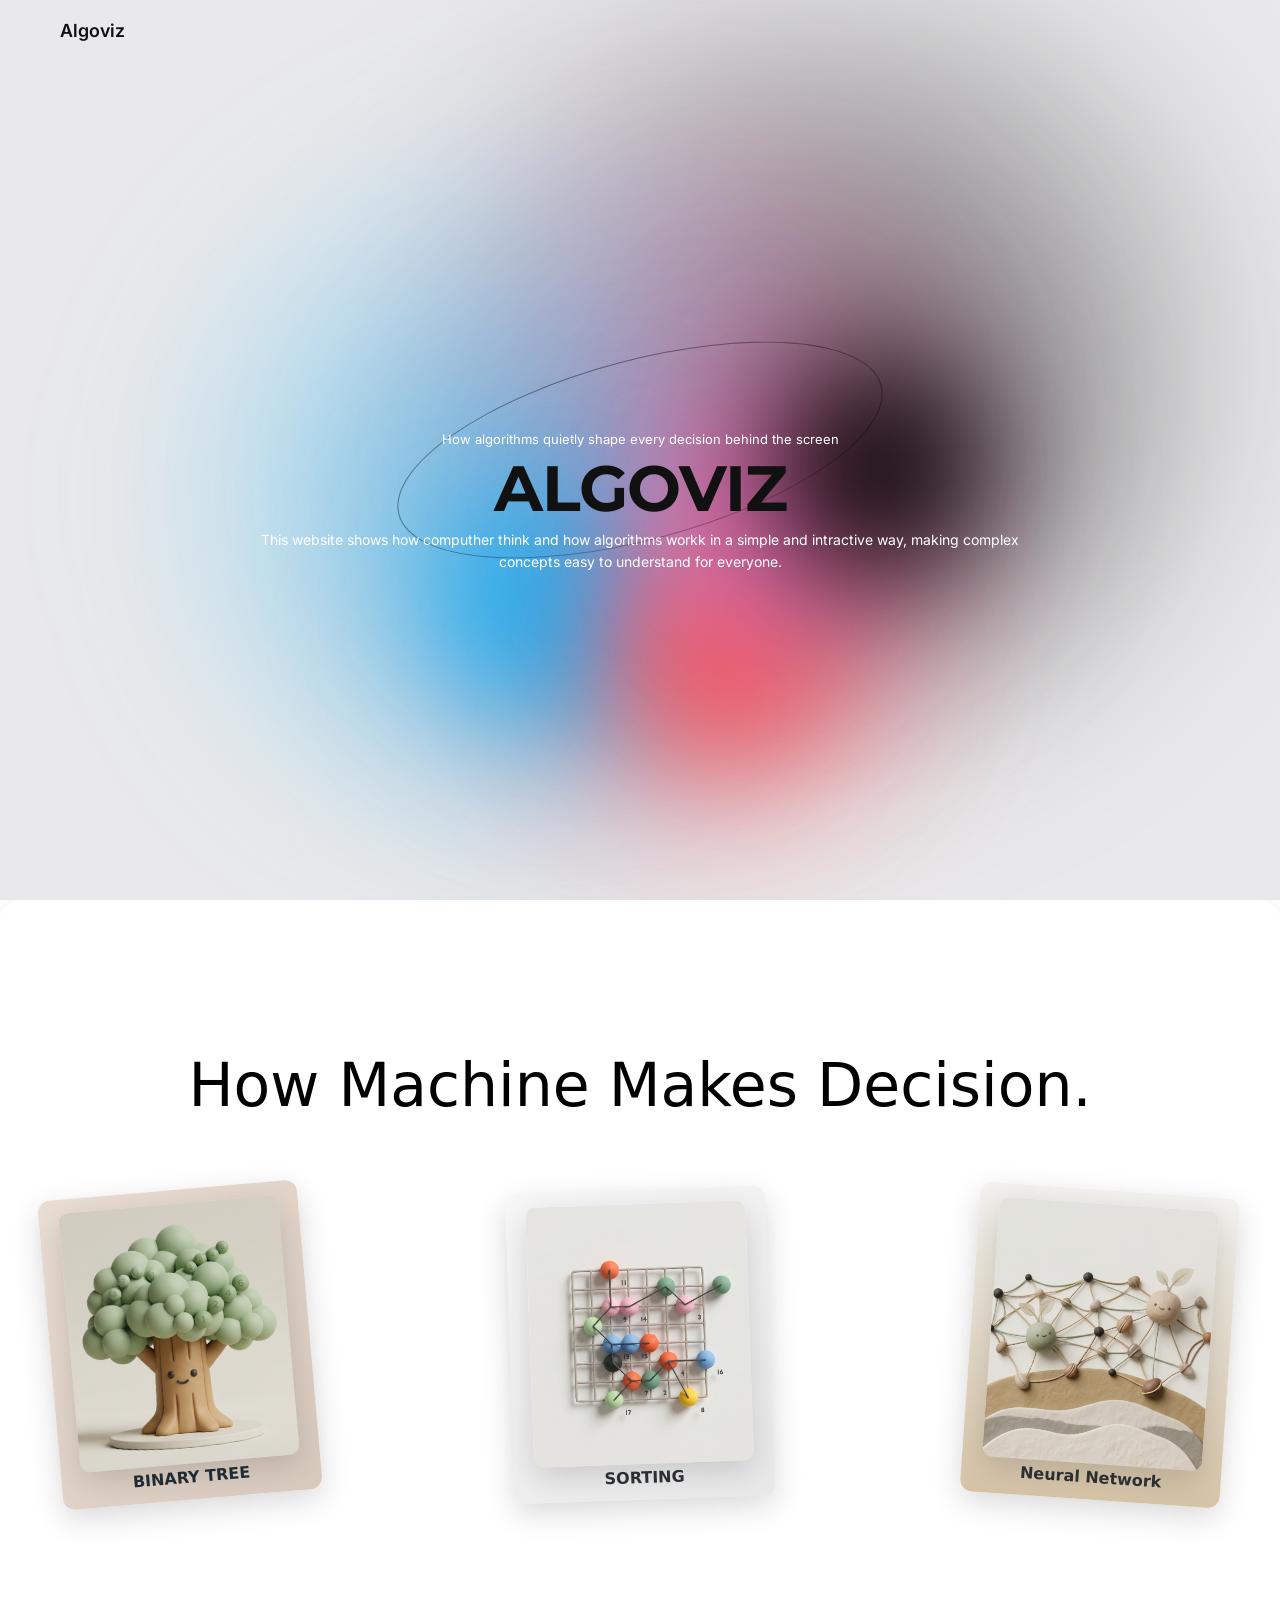
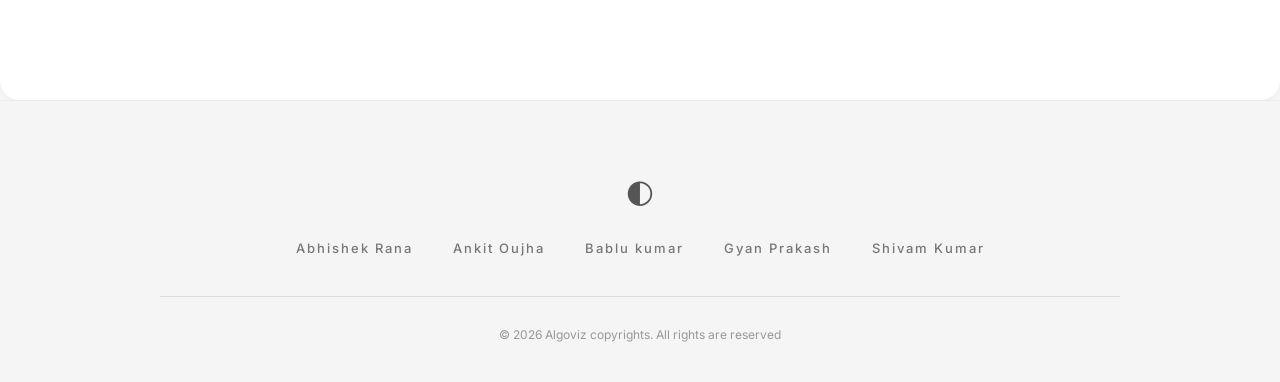
<file: index.html>
<!doctype html>
<html lang="en">

<head>
  <meta charset="UTF-8" />
  <meta name="viewport" content="width=device-width, initial-scale=1.0" />
  <title>ALGOVIZ</title>
  <link rel="stylesheet" href="styles.css" />
  <link rel="preconnect" href="https://fonts.googleapis.com" />
  <link rel="preconnect" href="https://fonts.gstatic.com" crossorigin />
  <link href="https://fonts.googleapis.com/css2?family=Playfair+Display:wght@400;500&display=swap" rel="stylesheet">
  <link <link rel="preconnect" href="https://fonts.googleapis.com">
  <link rel="preconnect" href="https://fonts.gstatic.com" crossorigin>
  <link
    href="https://fonts.googleapis.com/css2?family=Bebas+Neue&family=Montserrat:ital,wght@0,100..900;1,100..900&family=Poppins:ital,wght@0,100;0,200;0,300;0,400;0,500;0,600;0,700;0,800;0,900;1,100;1,200;1,300;1,400;1,500;1,600;1,700;1,800;1,900&display=swap"
    rel="stylesheet">
  <link href="https://fonts.googleapis.com/css2?family=Inter:wght@300;400;500;600&display=swap" rel="stylesheet">
</head>

<body>
  <div class="body">

    <div class="orbit"></div>

    <div class="blob blob-blue"></div>
    <div class="blob blob-red"></div>
    <div class="blob blob-pink"></div>
    <div class="blob blob-dark"></div>

    <div class="orbit"></div>

    <header class="navbar">

      <div class="logo">Algoviz</div>



    </header>

    <main class="hero">
      <p class="tagline">
        How algorithms quietly shape every decision behind the screen
      </p>

      <h1 style="font-family: Montserrat; font-weight: bold">ALGOVIZ</h1>

      <p class="description">
        This website shows how computher think and how algorithms workk in a
        simple and intractive way, making complex concepts easy to understand
        for everyone.
      </p>


    </main>
  </div>
  <div>


    <div class="glow-container">
      <div class="view">
        <div class="content">

          <h2>How Machine Makes Decision.</h2>

          <!-- Floating cards -->
          <div class="cards">
            <div class="a1" onclick="window.location.href='tree.html'">
              <img src="img/Gemini_Generated_Image_6loxqj6loxqj6lox.png" /> BINARY TREE
            </div>
            <div class="a2 collapsible-card">

              <input type="checkbox" id="toggle-a2">

              <label for="toggle-a2">
                <img src="img/Gemini_Generated_Image_ebehixebehixebeh.png" />
              </label>

              <!-- POPUP -->
              <div class="popup">
                <h3>Sorting Algorithms</h3>
                <p>
                  Visualize Redix Sort, Merge Sort and Quick Sort interactively.
                </p>

                <button onclick="location.href='/RadixSort.html';">Redix Sort</button>
                <button onclick="location.href='/MergeSort.html';">Merge Sort</button>
                <button onclick="location.href='/QuickSort.html';">Quick Sort</button>
              </div>
              SORTING
            </div>
            <div class="a3">
              <img src="img/Gemini_Generated_Image_i0zn5ii0zn5ii0zn.png" onclick="location.href='/NeuralNetwork.html'";/>
              Neural Network
            </div>

          </div>
        </div>
      </div>
    </div>
    <footer class="footer">

      <div class="footer-logo">
        ◐
      </div>

      <nav class="footer-nav">
        <a href="https://github.com/01ABHISHEKRANA">Abhishek Rana</a>
        <a>Ankit Oujha</a>
        <a href="https://github.com/metastab">Bablu kumar</a>
        <a>Gyan Prakash</a>
        <a href="https://github.com/shivamcuj">Shivam Kumar</a>
      </nav>

      <div class="footer-line"></div>

      <p class="footer-copy">
        © 2026 Algoviz copyrights. All rights are reserved
      </p>

    </footer>
</body>

</html>
</file>
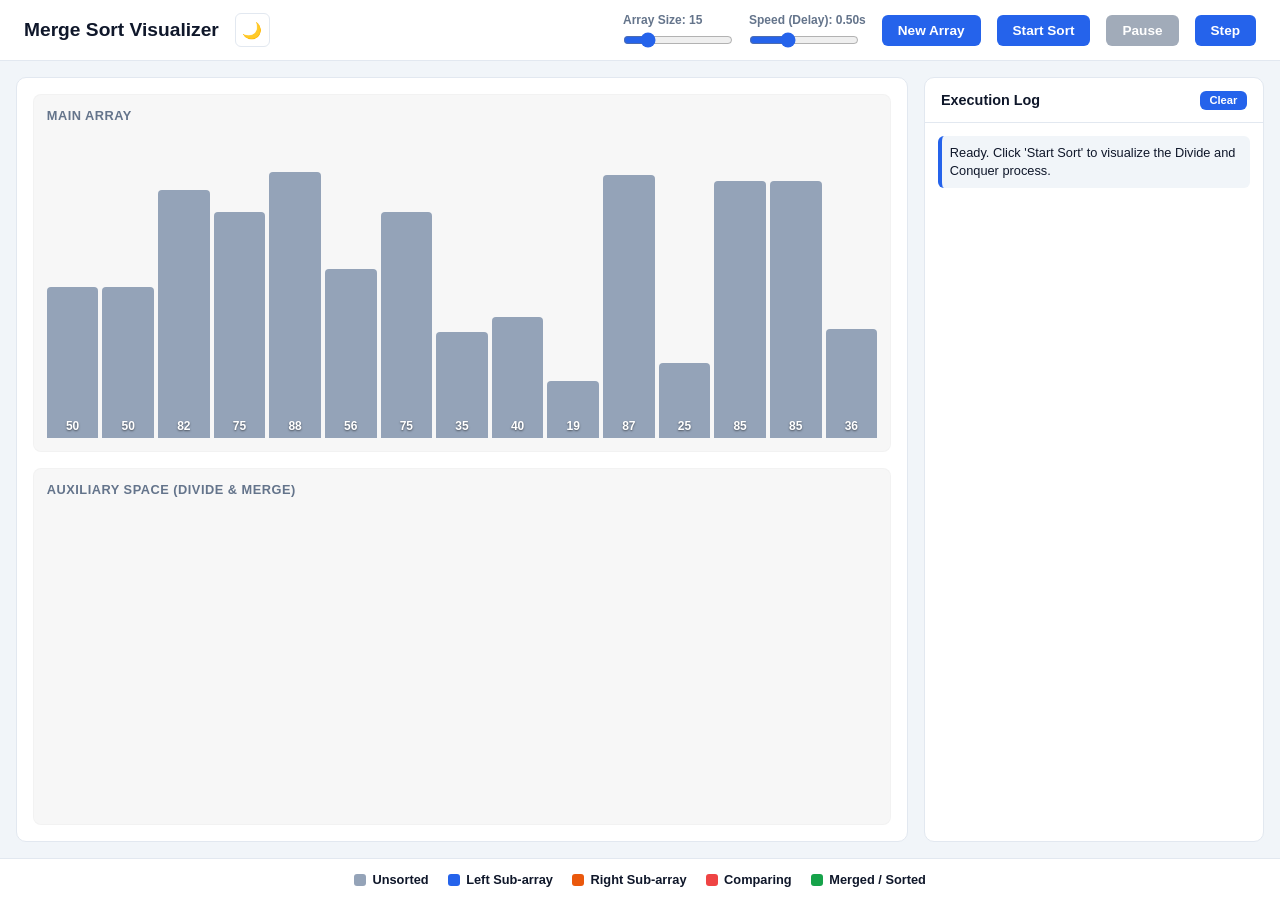
<file: MergeSort.html>
<!DOCTYPE html>
<html lang="en">
<head>
    <meta charset="UTF-8">
    <meta name="viewport" content="width=device-width, initial-scale=1.0">
    <title>Merge Sort Visualizer</title>
    <style>
        :root {
            /* Default Dark Theme */
            --bg-color: #0f172a;
            --panel-bg: #1e293b;
            --text-main: #f8fafc;
            --text-muted: #94a3b8;
            --border-color: #334155;
            --accent: #3b82f6;
            --accent-hover: #2563eb;
            
            /* Visualizer Colors - Dark Mode */
            --bar-default: #64748b;
            --bar-left-half: #3b82f6;   /* Blue */
            --bar-right-half: #f59e0b;  /* Orange */
            --bar-comparing: #ef4444;   /* Red */
            --bar-merged: #22c55e;      /* Green */
            --array-bg: rgba(255, 255, 255, 0.03);
        }

        body.light-mode {
            /* Light Theme Overrides */
            --bg-color: #f1f5f9;
            --panel-bg: #ffffff;
            --text-main: #0f172a;
            --text-muted: #64748b;
            --border-color: #e2e8f0;
            --accent: #2563eb;
            --accent-hover: #1d4ed8;

            /* Visualizer Colors - Light Mode */
            --bar-default: #94a3b8;
            --bar-left-half: #2563eb;
            --bar-right-half: #ea580c; // this should be changed
            --bar-comparing: #dc2626;
            --bar-merged: #16a34a;
            --array-bg: rgba(0, 0, 0, 0.03);
        }

        * {
            box-sizing: border-box;
            margin: 0;
            padding: 0;
            font-family: 'Segoe UI', Tahoma, Geneva, Verdana, sans-serif;
            transition: background-color 0.3s, border-color 0.3s, color 0.3s;
        }

        body {
            background-color: var(--bg-color);
            color: var(--text-main);
            height: 100vh;
            display: flex;
            flex-direction: column;
            overflow: hidden; /* Enforce app-like no-scroll layout */
        }

        /* --- Header & Controls --- */
        header {
            padding: 0.8rem 1.5rem;
            background-color: var(--panel-bg);
            border-bottom: 1px solid var(--border-color);
            display: flex;
            justify-content: space-between;
            align-items: center;
            flex-wrap: wrap;
            gap: 1rem;
            flex-shrink: 0; /* Never shrink the header */
        }

        .header-title-area {
            display: flex;
            align-items: center;
            gap: 1rem;
        }

        h1 {
            font-size: 1.2rem;
            font-weight: 600;
        }

        #themeToggleBtn {
            background: transparent;
            border: 1px solid var(--border-color);
            color: var(--text-main);
            font-size: 1rem;
            padding: 0.4rem;
            border-radius: 6px;
            cursor: pointer;
            display: flex;
            align-items: center;
            justify-content: center;
        }

        #themeToggleBtn:hover {
            background-color: var(--border-color);
        }

        .controls {
            display: flex;
            gap: 1rem;
            align-items: center;
            flex-wrap: wrap;
        }

        .control-group {
            display: flex;
            flex-direction: column;
            gap: 0.3rem;
        }

        .control-group label {
            font-size: 0.75rem;
            color: var(--text-muted);
            font-weight: 600;
        }

        input[type="range"] {
            accent-color: var(--accent);
            cursor: pointer;
            width: 110px;
        }

        button.btn-primary {
            background-color: var(--accent);
            color: white;
            border: none;
            padding: 0.5rem 1rem;
            border-radius: 6px;
            font-weight: 600;
            font-size: 0.85rem;
            cursor: pointer;
            transition: opacity 0.2s, background-color 0.2s;
        }

        button.btn-primary:hover:not(:disabled) {
            background-color: var(--accent-hover);
        }

        button.btn-primary:disabled {
            background-color: var(--text-muted);
            cursor: not-allowed;
            opacity: 0.6;
        }

        /* --- Main Content Area --- */
        .main-content {
            display: flex;
            flex-direction: row;
            flex: 1; /* Take up all remaining space */
            min-height: 0; /* Crucial: Allows flex children to shrink below content size if needed */
            padding: 1rem;
            gap: 1rem;
        }

        @media (max-width: 900px) {
            .main-content {
                flex-direction: column;
                overflow-y: auto;
            }
            body { overflow: auto; }
        }

        /* --- Visualization Panel --- */
        .visualization-panel {
            flex: 1; /* Takes remaining width */
            min-width: 0;
            background-color: var(--panel-bg);
            border-radius: 10px;
            padding: 1rem;
            display: flex;
            flex-direction: column;
            gap: 1rem;
            border: 1px solid var(--border-color);
        }

        .array-wrapper {
            flex: 1;
            min-height: 0; /* Crucial for equal distribution */
            display: flex;
            flex-direction: column;
            background-color: var(--array-bg);
            border-radius: 8px;
            padding: 0.8rem;
            border: 1px solid rgba(150, 150, 150, 0.05);
        }

        .array-label {
            font-size: 0.8rem;
            font-weight: 700;
            color: var(--text-muted);
            letter-spacing: 0.5px;
            text-transform: uppercase;
            margin-bottom: 0.8rem;
            flex-shrink: 0; /* Don't shrink the text */
        }

        .array-container {
            flex: 1; /* Fills remaining height in wrapper */
            min-height: 0;
            display: flex;
            align-items: flex-end; /* Bars grow from bottom */
            justify-content: center;
            gap: 4px;
        }

        /* --- Bars Styling --- */
        .bar {
            flex: 1;
            background-color: var(--bar-default);
            border-radius: 4px 4px 0 0;
            display: flex;
            justify-content: center;
            align-items: flex-end;
            padding-bottom: 5px;
            transition: height 0.25s ease, background-color 0.2s ease, opacity 0.3s ease;
        }

        .bar.state-empty {
            height: 0% !important;
            background-color: transparent !important;
            border: none;
        }

        .bar span {
            color: white;
            font-size: 0.75rem;
            font-weight: 700;
            text-shadow: 0 1px 2px rgba(0,0,0,0.5);
            pointer-events: none;
        }

        /* Dense layout handling */
        .array-container[data-dense="true"] { gap: 2px; }
        .array-container[data-dense="true"] .bar { border-radius: 2px 2px 0 0; }
        .array-container[data-dense="true"] .bar span { display: none; }

        /* Semantic Colors */
        .bar.state-default { background-color: var(--bar-default); }
        .bar.state-left-half { background-color: var(--bar-left-half); }
        .bar.state-right-half { background-color: var(--bar-right-half); }
        .bar.state-comparing { background-color: var(--bar-comparing); }
        .bar.state-merged { background-color: var(--bar-merged); }

        /* --- Logger Panel --- */
        .logger-panel {
            width: 340px; /* Fixed width on desktop */
            flex-shrink: 0;
            background-color: var(--panel-bg);
            border-radius: 10px;
            border: 1px solid var(--border-color);
            display: flex;
            flex-direction: column;
        }

        @media (max-width: 900px) {
            .logger-panel { width: 100%; min-height: 250px; }
        }

        .logger-header {
            padding: 0.8rem 1rem;
            border-bottom: 1px solid var(--border-color);
            font-weight: 600;
            display: flex;
            justify-content: space-between;
            align-items: center;
            font-size: 0.9rem;
        }

        .logger-content {
            padding: 0.8rem;
            overflow-y: auto;
            flex: 1;
            display: flex;
            flex-direction: column;
            gap: 0.5rem;
            font-family: 'Courier New', Courier, monospace;
            font-size: 0.8rem;
        }

        .log-entry {
            padding: 0.5rem;
            border-radius: 6px;
            background-color: var(--bg-color);
            animation: fadeIn 0.2s ease;
            line-height: 1.4;
            border-left: 4px solid var(--text-muted);
        }

        @keyframes fadeIn {
            from { opacity: 0; transform: translateX(5px); }
            to { opacity: 1; transform: translateX(0); }
        }

        .log-info { border-left-color: var(--accent); }
        .log-divide { border-left-color: var(--bar-default); }
        .log-aux { border-left-color: var(--bar-left-half); }
        .log-compare { border-left-color: var(--bar-comparing); }
        .log-merge { border-left-color: var(--bar-merged); }
        .log-success { border-left-color: var(--bar-merged); background-color: rgba(34, 197, 94, 0.05); }

        /* --- Legend --- */
        .legend {
            display: flex;
            gap: 1.2rem;
            padding: 0.8rem 1.5rem;
            justify-content: center;
            flex-wrap: wrap;
            background-color: var(--panel-bg);
            border-top: 1px solid var(--border-color);
            font-size: 0.8rem;
            font-weight: 600;
            flex-shrink: 0; /* Never shrink legend */
        }

        .legend-item {
            display: flex;
            align-items: center;
            gap: 0.4rem;
        }

        .color-box {
            width: 12px;
            height: 12px;
            border-radius: 3px;
        }
    </style>
</head>
<body class="light-mode">

    <header>
        <div class="header-title-area">
            <h1>Merge Sort Visualizer</h1>
            <button id="themeToggleBtn" title="Toggle Theme">🌙</button>
        </div>
        <div class="controls">
            <div class="control-group">
                <label for="sizeSlider">Array Size: <span id="sizeValue">15</span></label>
                <input type="range" id="sizeSlider" min="5" max="60" value="15">
            </div>
            <div class="control-group">
                <label for="delayInput">Speed (Delay): <span id="delayValue">0.50</span>s</label>
                <input type="range" id="delayInput" min="0.01" max="1.50" step="0.01" value="0.5">
            </div>
            <button class="btn-primary" id="generateBtn">New Array</button>
            <button class="btn-primary" id="sortBtn">Start Sort</button>
            <button class="btn-primary" id="pauseBtn" disabled style="background-color: var(--text-muted);">Pause</button>
            <button class="btn-primary" id="stepBtn">Step</button>
        </div>
    </header>

    <div class="main-content">
        <!-- Visualization Panel -->
        <div class="visualization-panel">
            <div class="array-wrapper">
                <div class="array-label">Main Array</div>
                <div class="array-container" id="mainBarsContainer"></div>
            </div>
            <div class="array-wrapper">
                <div class="array-label">Auxiliary Space (Divide & Merge)</div>
                <div class="array-container" id="auxBarsContainer"></div>
            </div>
        </div>
        
        <!-- Logger Panel -->
        <div class="logger-panel">
            <div class="logger-header">
                <span>Execution Log</span>
                <button class="btn-primary" id="clearLogBtn" style="padding: 0.2rem 0.6rem; font-size: 0.7rem;">Clear</button>
            </div>
            <div class="logger-content" id="loggerContent">
                <div class="log-entry log-info">Ready. Click 'Start Sort' to visualize the Divide and Conquer process.</div>
            </div>
        </div>
    </div>

    <div class="legend">
        <div class="legend-item"><div class="color-box" style="background-color: var(--bar-default);"></div> Unsorted</div>
        <div class="legend-item"><div class="color-box" style="background-color: var(--bar-left-half);"></div> Left Sub-array</div>
        <div class="legend-item"><div class="color-box" style="background-color: var(--bar-right-half);"></div> Right Sub-array</div>
        <div class="legend-item"><div class="color-box" style="background-color: var(--bar-comparing);"></div> Comparing</div>
        <div class="legend-item"><div class="color-box" style="background-color: var(--bar-merged);"></div> Merged / Sorted</div>
    </div>

    <script>
        // DOM Elements
        const mainBarsContainer = document.getElementById('mainBarsContainer');
        const auxBarsContainer = document.getElementById('auxBarsContainer');
        const sizeSlider = document.getElementById('sizeSlider');
        const sizeValue = document.getElementById('sizeValue');
        const delayInput = document.getElementById('delayInput');
        const delayValue = document.getElementById('delayValue');
        const generateBtn = document.getElementById('generateBtn');
        const sortBtn = document.getElementById('sortBtn');
        const pauseBtn = document.getElementById('pauseBtn');
        const stepBtn = document.getElementById('stepBtn');
        const loggerContent = document.getElementById('loggerContent');
        const clearLogBtn = document.getElementById('clearLogBtn');
        const themeToggleBtn = document.getElementById('themeToggleBtn');

        // State variables
        let array = [];      
        let auxArray = [];   
        let bars = [];       
        let auxBars = [];    
        let delayTime = 500;
        let isSorting = false;
        let isPaused = false;
        let pausePromise = null;
        let resolvePause = null;
        let sleepResolve = null;
        let sleepTimeout = null;
        let currentSortId = 0; 

        // Initialize
        function init() {
            updateDelay();
            generateArray();
            
            sizeSlider.addEventListener('input', () => {
                sizeValue.innerText = sizeSlider.value;
                generateArray();
            });
            delayInput.addEventListener('input', updateDelay);
            generateBtn.addEventListener('click', generateArray);
            themeToggleBtn.addEventListener('click', toggleTheme);
            pauseBtn.addEventListener('click', handlePauseResume);
            stepBtn.addEventListener('click', handleStep);
            
            // Fix: Wrap startSortingProcess so it correctly disables paused state ONLY on normal starts
            sortBtn.addEventListener('click', () => {
                if (!isSorting) {
                    isPaused = false;
                    startSortingProcess();
                }
            });
            
            clearLogBtn.addEventListener('click', clearLog);
        }

        function toggleTheme() {
            document.body.classList.toggle('light-mode');
            const isLight = document.body.classList.contains('light-mode');
            themeToggleBtn.innerText = isLight ? '🌙' : '☀️';
        }

        function handlePauseResume() {
            isPaused = !isPaused;
            toggleControls(isSorting);
            
            if (isPaused) {
                if (sleepResolve) {
                    clearTimeout(sleepTimeout);
                    sleepResolve();
                    sleepResolve = null;
                }
                logMessage('Visualization paused.', 'info');
            } else {
                if (resolvePause) {
                    resolvePause();
                    pausePromise = null;
                    resolvePause = null;
                }
                logMessage('Visualization resumed.', 'info');
            }
        }

        function handleStep() {
            if (!isSorting) {
                isPaused = true; // Ensure it stays paused when starting via Step button
                startSortingProcess();
            } else if (isPaused && resolvePause) {
                resolvePause();
                pausePromise = null;
                resolvePause = null;
            }
        }

        async function startSortingProcess() {
            if (isSorting) return;
            
            currentSortId++;
            isSorting = true;
            toggleControls(true);
            clearLog();
            logMessage(`Started Merge Sort on array of size ${array.length}`, 'info');
            
            await mergeSort(0, array.length - 1, currentSortId);
            
            if (isSorting) { 
                logMessage('Array is completely sorted! All sub-arrays merged.', 'success');
                dimOutside(-1, -1); 
                markAllSorted();
            }
            
            isSorting = false;
            isPaused = false;
            toggleControls(false);
        }

        function setBarValue(barEl, val) {
            if (val === 0) {
                barEl.style.height = '0%';
                barEl.className = 'bar state-empty';
                barEl.innerHTML = '';
            } else {
                barEl.style.height = `${val}%`;
                barEl.className = 'bar state-default';
                if (sizeSlider.value <= 30) {
                    barEl.innerHTML = `<span>${val}</span>`;
                } else {
                    barEl.innerHTML = '';
                }
            }
        }

        function setBarStateClass(barEl, stateClass) {
            if (!barEl.classList.contains('state-empty')) {
                barEl.className = `bar ${stateClass}`;
                if (sizeSlider.value <= 30) {
                    barEl.innerHTML = `<span>${barEl.innerText}</span>`;
                }
            }
        }

        function generateArray() {
            if (isSorting) {
                currentSortId++; 
                isSorting = false;
                if (isPaused) {
                    isPaused = false;
                    if (resolvePause) resolvePause();
                    pausePromise = null;
                    resolvePause = null;
                }
                toggleControls(false);
                logMessage('Sorting cancelled. Generated new array.', 'info');
            }

            const size = parseInt(sizeSlider.value);
            array = [];
            auxArray = [];
            mainBarsContainer.innerHTML = '';
            auxBarsContainer.innerHTML = '';
            bars = [];
            auxBars = [];

            const isDense = size > 30;
            mainBarsContainer.setAttribute('data-dense', isDense);
            auxBarsContainer.setAttribute('data-dense', isDense);

            for (let i = 0; i < size; i++) {
                const val = Math.floor(Math.random() * 90) + 10;
                array.push(val);
                auxArray.push(0); 

                const bar = document.createElement('div');
                mainBarsContainer.appendChild(bar);
                bars.push(bar);
                setBarValue(bar, val);

                const auxBar = document.createElement('div');
                auxBarsContainer.appendChild(auxBar);
                auxBars.push(auxBar);
                setBarValue(auxBar, 0); 
            }
        }

        function updateDelay() {
            const seconds = parseFloat(delayInput.value);
            delayTime = seconds * 1000;
            delayValue.innerText = seconds.toFixed(2);
        }

        async function sleep(ms) {
            if (!isPaused) {
                await new Promise(resolve => {
                    sleepResolve = resolve;
                    sleepTimeout = setTimeout(() => {
                        sleepResolve = null;
                        resolve();
                    }, ms);
                });
            } else {
                // Allows UI to update rendering frame specifically when stepping
                await new Promise(resolve => requestAnimationFrame(resolve));
            }

            if (isPaused) {
                if (!pausePromise) {
                    pausePromise = new Promise(resolve => {
                        resolvePause = resolve;
                    });
                }
                await pausePromise;
            }
        }

        function toggleControls(disabled) {
            sizeSlider.disabled = disabled;
            generateBtn.disabled = disabled;
            sortBtn.disabled = disabled;
            
            pauseBtn.disabled = !disabled;
            
            if (!disabled) {
                stepBtn.disabled = false;
                stepBtn.style.backgroundColor = 'var(--accent)';
                pauseBtn.style.backgroundColor = 'var(--text-muted)';
                pauseBtn.innerText = 'Pause';
            } else if (isPaused) {
                stepBtn.disabled = false;
                stepBtn.style.backgroundColor = 'var(--accent)';
                pauseBtn.innerText = 'Resume';
                pauseBtn.style.backgroundColor = 'var(--bar-right-half)';
            } else {
                stepBtn.disabled = true;
                stepBtn.style.backgroundColor = 'var(--text-muted)';
                pauseBtn.innerText = 'Pause';
                pauseBtn.style.backgroundColor = 'var(--accent)';
            }
        }

        function logMessage(message, type = 'info') {
            const entry = document.createElement('div');
            entry.classList.add('log-entry', `log-${type}`);
            entry.innerHTML = message;
            loggerContent.appendChild(entry);
            // Auto scroll to bottom
            loggerContent.scrollTop = loggerContent.scrollHeight;
        }

        function clearLog() {
            loggerContent.innerHTML = '';
        }

        function markAllSorted() {
            for (let i = 0; i < bars.length; i++) {
                setBarStateClass(bars[i], 'state-merged');
            }
        }

        function dimOutside(left, right) {
            for (let i = 0; i < bars.length; i++) {
                if (left === -1 || (i >= left && i <= right)) {
                    bars[i].style.opacity = '1';
                } else {
                    bars[i].style.opacity = '0.15';
                }
            }
        }

        // --- Merge Sort Logic ---

        async function merge(left, mid, right, sortId) {
            if (sortId !== currentSortId) return;

            logMessage(`<strong>Merging Phase:</strong> Preparing to merge sub-arrays [${left} to ${mid}] and [${mid + 1} to ${right}]`, 'info');
            dimOutside(left, right);

            logMessage(`Moving elements from index ${left} to ${right} into the Auxiliary Space to begin merging.`, 'aux');
            for (let x = left; x <= right; x++) {
                if (sortId !== currentSortId) return;
                auxArray[x] = array[x];
                array[x] = 0; 
                
                setBarValue(auxBars[x], auxArray[x]);
                setBarValue(bars[x], 0);

                if (x <= mid) {
                    setBarStateClass(auxBars[x], 'state-left-half');
                } else {
                    setBarStateClass(auxBars[x], 'state-right-half');
                }
            }
            await sleep(delayTime);

            let i = left;      
            let j = mid + 1;   
            let k = left;      

            while (i <= mid && j <= right) {
                if (sortId !== currentSortId) return;

                setBarStateClass(auxBars[i], 'state-comparing');
                setBarStateClass(auxBars[j], 'state-comparing');
                logMessage(`Comparing Left element: <b>${auxArray[i]}</b> with Right element: <b>${auxArray[j]}</b>`, 'compare');
                await sleep(delayTime);

                if (auxArray[i] <= auxArray[j]) {
                    logMessage(`Left element <b>${auxArray[i]}</b> is smaller (or equal). Moving it into the main array at index ${k}.`, 'merge');
                    array[k] = auxArray[i];
                    setBarValue(bars[k], array[k]);
                    setBarStateClass(bars[k], 'state-merged'); 
                    setBarValue(auxBars[i], 0); 
                    setBarStateClass(auxBars[j], 'state-right-half'); 
                    i++;
                } else {
                    logMessage(`Right element <b>${auxArray[j]}</b> is smaller. Moving it into the main array at index ${k}.`, 'merge');
                    array[k] = auxArray[j];
                    setBarValue(bars[k], array[k]);
                    setBarStateClass(bars[k], 'state-merged'); 
                    setBarValue(auxBars[j], 0); 
                    setBarStateClass(auxBars[i], 'state-left-half'); 
                    j++;
                }
                k++;
                await sleep(delayTime);
            }

            while (i <= mid) {
                if (sortId !== currentSortId) return;
                logMessage(`Right sub-array is exhausted. Moving remaining Left element <b>${auxArray[i]}</b> to index ${k}.`, 'merge');
                array[k] = auxArray[i];
                setBarValue(bars[k], array[k]);
                setBarStateClass(bars[k], 'state-merged');
                setBarValue(auxBars[i], 0);
                i++;
                k++;
                await sleep(delayTime / 1.5);
            }

            while (j <= right) {
                if (sortId !== currentSortId) return;
                logMessage(`Left sub-array is exhausted. Moving remaining Right element <b>${auxArray[j]}</b> to index ${k}.`, 'merge');
                array[k] = auxArray[j];
                setBarValue(bars[k], array[k]);
                setBarStateClass(bars[k], 'state-merged');
                setBarValue(auxBars[j], 0);
                j++;
                k++;
                await sleep(delayTime / 1.5);
            }

            for (let x = left; x <= right; x++) {
                if (sortId !== currentSortId) return;
                if (!(left === 0 && right === bars.length - 1)) {
                    setBarStateClass(bars[x], 'state-default');
                }
            }
        }

        async function mergeSort(left, right, sortId) {
            if (sortId !== currentSortId) return;
            if (left >= right) return;

            let mid = Math.floor((left + right) / 2);

            logMessage(`<b>Dividing Array:</b> Splitting segment [${left} to ${right}] at midpoint ${mid} into [${left} to ${mid}] and [${mid + 1} to ${right}]`, 'divide');
            dimOutside(left, right);
            await sleep(delayTime);
            
            await mergeSort(left, mid, sortId);
            if (sortId !== currentSortId) return;

            await mergeSort(mid + 1, right, sortId);
            if (sortId !== currentSortId) return;

            await merge(left, mid, right, sortId);
        }

        window.onload = init;
    </script>
</body>
</html>
</file>
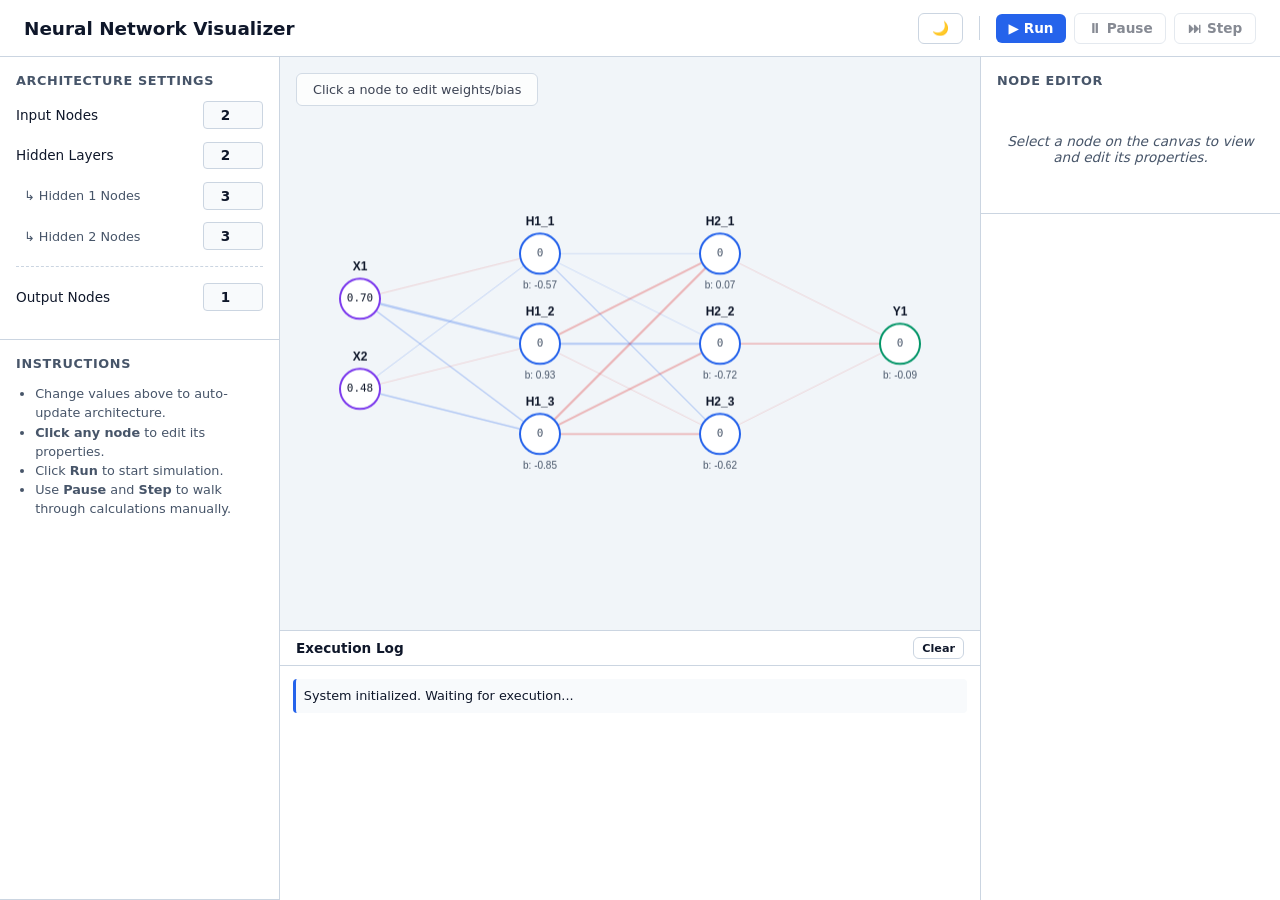
<file: NeuralNetwork.html>
<!DOCTYPE html>
<html lang="en">
<head>
    <meta charset="UTF-8">
    <meta name="viewport" content="width=device-width, initial-scale=1.0">
    <title>Interactive Neural Network Visualizer</title>
    <style>
        :root {
            /* Dark Theme (Default) */
            --bg-base: #0f172a;
            --bg-panel: #1e293b;
            --bg-input: #0f172a;
            --text-main: #f8fafc;
            --text-muted: #94a3b8;
            --border-color: #334155;
            
            --accent: #3b82f6;
            --accent-hover: #2563eb;
            --accent-danger: #ef4444;
            --accent-success: #22c55e;
            --accent-warn: #f59e0b;
            
            /* Canvas Colors */
            --node-input: #8b5cf6;
            --node-hidden: #3b82f6;
            --node-output: #10b981;
            --node-bg: #1e293b;
            --edge-pos: #3b82f6;
            --edge-neg: #ef4444;
            --edge-neutral: #cbd5e1;
            
            /* Highlight Colors */
            --highlight-node: #f59e0b;
            --highlight-glow: rgba(245, 158, 11, 0.6);
        }

        body.light-mode {
            /* Light Theme */
            --bg-base: #f1f5f9;
            --bg-panel: #ffffff;
            --bg-input: #f8fafc;
            --text-main: #0f172a;
            --text-muted: #475569;
            --border-color: #cbd5e1;
            
            --accent: #2563eb;
            --accent-hover: #1d4ed8;
            --accent-danger: #dc2626;
            --accent-success: #16a34a;
            --accent-warn: #d97706;
            
            --node-input: #7c3aed;
            --node-hidden: #2563eb;
            --node-output: #059669;
            --node-bg: #ffffff;
            --edge-pos: #2563eb;
            --edge-neg: #dc2626;
            --edge-neutral: #94a3b8;
        }

        * {
            box-sizing: border-box;
            margin: 0;
            padding: 0;
            font-family: 'Segoe UI', system-ui, sans-serif;
            transition: background-color 0.3s, color 0.3s, border-color 0.3s;
        }

        body {
            background-color: var(--bg-base);
            color: var(--text-main);
            height: 100vh;
            display: flex;
            flex-direction: column;
            overflow: hidden; /* Prevent body scroll for app-like feel */
        }

        header {
            display: flex;
            justify-content: space-between;
            align-items: center;
            padding: 0.8rem 1.5rem;
            background-color: var(--bg-panel);
            border-bottom: 1px solid var(--border-color);
            z-index: 10;
        }

        h1 { font-size: 1.15rem; font-weight: 600; }

        .header-controls {
            display: flex;
            gap: 0.5rem;
            align-items: center;
        }

        .btn {
            background-color: var(--accent);
            color: white;
            border: none;
            padding: 0.4rem 0.8rem;
            border-radius: 6px;
            font-weight: 600;
            font-size: 0.85rem;
            cursor: pointer;
            display: inline-flex;
            align-items: center;
            gap: 0.5rem;
            transition: opacity 0.2s, background-color 0.2s;
        }
        .btn:hover:not(:disabled) { background-color: var(--accent-hover); }
        .btn:disabled { opacity: 0.5; cursor: not-allowed; }
        
        .btn-outline { background: transparent; border: 1px solid var(--border-color); color: var(--text-main); }
        .btn-outline:hover:not(:disabled) { background: var(--bg-input); }
        
        .btn-warn { background-color: var(--accent-warn); color: white; border: none; }
        .btn-warn:hover:not(:disabled) { background-color: #d97706; }

        .app-body {
            display: flex;
            flex: 1;
            overflow: hidden;
        }

        /* Sidebars optimized for laptops */
        .sidebar {
            width: 280px; /* Reduced for better laptop fit */
            background-color: var(--bg-panel);
            border-right: 1px solid var(--border-color);
            display: flex;
            flex-direction: column;
            flex-shrink: 0;
            overflow-y: auto;
        }
        .sidebar.right {
            border-right: none;
            border-left: 1px solid var(--border-color);
            width: 300px;
        }

        .panel-section {
            padding: 1rem;
            border-bottom: 1px solid var(--border-color);
        }
        .panel-title {
            font-size: 0.8rem;
            text-transform: uppercase;
            letter-spacing: 0.05em;
            color: var(--text-muted);
            margin-bottom: 0.8rem;
            font-weight: 700;
        }

        .control-group {
            margin-bottom: 0.8rem;
            display: flex;
            justify-content: space-between;
            align-items: center;
        }
        .control-group label {
            font-size: 0.85rem;
            font-weight: 500;
        }
        .number-input {
            background-color: var(--bg-input);
            border: 1px solid var(--border-color);
            color: var(--text-main);
            padding: 0.3rem;
            border-radius: 4px;
            width: 60px;
            text-align: center;
            font-weight: 600;
            font-size: 0.85rem;
        }

        .main-view {
            flex: 1;
            display: flex;
            flex-direction: column;
            position: relative;
            background-color: var(--bg-base);
            overflow: hidden;
        }

        #canvas-container {
            flex: 1;
            position: relative;
            min-height: 0;
        }
        canvas {
            display: block;
            width: 100%;
            height: 100%;
            cursor: pointer;
        }

        .canvas-overlay-text {
            position: absolute;
            top: 1rem;
            left: 1rem;
            background: var(--bg-panel);
            padding: 0.5rem 1rem;
            border-radius: 6px;
            border: 1px solid var(--border-color);
            font-size: 0.8rem;
            pointer-events: none;
            opacity: 0.8;
        }

        /* Logger designed to flex perfectly on laptops */
        .logger-container {
            height: 30vh; /* Responsive height */
            min-height: 150px;
            max-height: 300px;
            background-color: var(--bg-panel);
            border-top: 1px solid var(--border-color);
            display: flex;
            flex-direction: column;
        }
        .logger-header {
            padding: 0.4rem 1rem;
            border-bottom: 1px solid var(--border-color);
            font-weight: 600;
            font-size: 0.85rem;
            display: flex;
            justify-content: space-between;
            align-items: center;
        }
        .logger-content {
            flex: 1;
            overflow-y: auto;
            padding: 0.8rem;
            font-family: 'Courier New', Courier, monospace;
            font-size: 0.8rem;
            display: flex;
            flex-direction: column;
            gap: 0.5rem;
        }
        .log-entry {
            padding: 0.5rem;
            background-color: var(--bg-input);
            border-radius: 4px;
            border-left: 3px solid var(--accent);
            line-height: 1.4;
        }
        .log-math { border-left-color: #f59e0b; }
        .log-result { border-left-color: var(--accent-success); background-color: rgba(34, 197, 94, 0.05); }

        /* Property Editor */
        .editor-empty {
            color: var(--text-muted);
            text-align: center;
            padding: 2rem 0;
            font-size: 0.85rem;
            font-style: italic;
        }
        .weight-row {
            display: grid;
            grid-template-columns: 1fr auto;
            align-items: center;
            gap: 0.5rem;
            margin-bottom: 0.5rem;
            background: var(--bg-input);
            padding: 0.4rem;
            border-radius: 4px;
            border: 1px solid var(--border-color);
        }
        .weight-row label { font-size: 0.75rem; font-family: monospace; }
        .weight-input { width: 70px; font-size: 0.8rem; }

    </style>
</head>
<body class="light-mode">

    <header>
        <div class="header-title-area">
            <h1>Neural Network Visualizer</h1>
        </div>
        <div class="header-controls">
            <button id="themeToggleBtn" class="btn btn-outline" title="Toggle Theme">🌙</button>
            <div style="width: 1px; height: 24px; background: var(--border-color); margin: 0 0.5rem;"></div>
            <button id="runPassBtn" class="btn">▶ Run</button>
            <button id="playPauseBtn" class="btn btn-outline" disabled>⏸ Pause</button>
            <button id="stepBtn" class="btn btn-outline" disabled>⏭ Step</button>
        </div>
    </header>

    <div class="app-body">
        
        <!-- Left Sidebar: Architecture Controls -->
        <aside class="sidebar left">
            <div class="panel-section">
                <div class="panel-title">Architecture Settings</div>
                
                <div class="control-group">
                    <label>Input Nodes</label>
                    <input type="number" id="inp-inputs" class="number-input" value="2" min="1" max="6">
                </div>
                
                <div class="control-group">
                    <label>Hidden Layers</label>
                    <input type="number" id="inp-layers" class="number-input" value="2" min="0" max="4">
                </div>
                
                <div id="hidden-layers-container">
                    <!-- Generated via JS -->
                </div>

                <div class="control-group" style="margin-top: 1rem; padding-top: 1rem; border-top: 1px dashed var(--border-color);">
                    <label>Output Nodes</label>
                    <input type="number" id="inp-outputs" class="number-input" value="1" min="1" max="4">
                </div>
            </div>
            
            <div class="panel-section" style="flex: 1;">
                <div class="panel-title">Instructions</div>
                <ul style="font-size: 0.8rem; color: var(--text-muted); padding-left: 1.2rem; line-height: 1.5;">
                    <li>Change values above to auto-update architecture.</li>
                    <li><b>Click any node</b> to edit its properties.</li>
                    <li>Click <b>Run</b> to start simulation.</li>
                    <li>Use <b>Pause</b> and <b>Step</b> to walk through calculations manually.</li>
                </ul>
            </div>
        </aside>

        <!-- Main View: Canvas & Execution Log -->
        <main class="main-view">
            <div id="canvas-container">
                <div class="canvas-overlay-text">Click a node to edit weights/bias</div>
                <canvas id="nnCanvas"></canvas>
            </div>
            
            <div class="logger-container">
                <div class="logger-header">
                    <span>Execution Log</span>
                    <button id="clearLogBtn" class="btn btn-outline" style="font-size: 0.7rem; padding: 0.2rem 0.5rem;">Clear</button>
                </div>
                <div class="logger-content" id="loggerContent">
                    <div class="log-entry">System initialized. Waiting for execution...</div>
                </div>
            </div>
        </main>

        <!-- Right Sidebar: Properties Editor -->
        <aside class="sidebar right">
            <div class="panel-section">
                <div class="panel-title">Node Editor</div>
                <div id="editor-container">
                    <div class="editor-empty">Select a node on the canvas to view and edit its properties.</div>
                </div>
            </div>
        </aside>

    </div>

    <script>
        // --- Core State ---
        let architecture = []; // Array of integers [input, hidden1, hidden2, output]
        let nodes = []; // Holds node objects {id, layer, index, x, y, bias, value, preAct, label, type, isTarget}
        let edges = []; // Holds edge objects {source, target, weight, isTarget}
        let selectedNodeId = null;

        // Simulation & Playback Control States
        let isSimulating = false;
        let isPaused = false;
        let resolvePause = null;

        // --- DOM Elements ---
        const canvas = document.getElementById('nnCanvas');
        const ctx = canvas.getContext('2d');
        const container = document.getElementById('canvas-container');
        
        const inpInputs = document.getElementById('inp-inputs');
        const inpLayers = document.getElementById('inp-layers');
        const hiddenLayersContainer = document.getElementById('hidden-layers-container');
        const inpOutputs = document.getElementById('inp-outputs');
        
        const runPassBtn = document.getElementById('runPassBtn');
        const playPauseBtn = document.getElementById('playPauseBtn');
        const stepBtn = document.getElementById('stepBtn');
        const clearLogBtn = document.getElementById('clearLogBtn');
        const themeToggleBtn = document.getElementById('themeToggleBtn');
        const loggerContent = document.getElementById('loggerContent');
        const editorContainer = document.getElementById('editor-container');

        function init() {
            window.addEventListener('resize', resizeCanvas);
            
            // Auto-update architecture on input change
            inpInputs.addEventListener('input', buildNetworkFromUI);
            inpOutputs.addEventListener('input', buildNetworkFromUI);
            inpLayers.addEventListener('input', () => {
                generateHiddenLayerInputs();
                buildNetworkFromUI();
            });
            
            // Playback Controls
            runPassBtn.addEventListener('click', runForwardPass);
            playPauseBtn.addEventListener('click', togglePause);
            stepBtn.addEventListener('click', triggerStep);
            
            // Utilities
            clearLogBtn.addEventListener('click', () => loggerContent.innerHTML = '');
            themeToggleBtn.addEventListener('click', toggleTheme);
            canvas.addEventListener('mousedown', handleCanvasClick);

            // Initial Setup
            generateHiddenLayerInputs();
            buildNetworkFromUI();
        }

        function toggleTheme() {
            const body = document.body;
            body.classList.toggle('light-mode');
            themeToggleBtn.innerText = body.classList.contains('light-mode') ? '🌙' : '☀️';
            drawNetwork();
        }

        function generateHiddenLayerInputs() {
            const count = parseInt(inpLayers.value) || 0;
            hiddenLayersContainer.innerHTML = '';
            for (let i = 0; i < count; i++) {
                const div = document.createElement('div');
                div.className = 'control-group';
                div.innerHTML = `
                    <label style="padding-left: 0.5rem; font-size: 0.8rem; color: var(--text-muted);">↳ Hidden ${i+1} Nodes</label>
                    <input type="number" class="number-input hidden-layer-size" value="3" min="1" max="8">
                `;
                hiddenLayersContainer.appendChild(div);
            }
            
            // Bind listeners to dynamically created inputs
            document.querySelectorAll('.hidden-layer-size').forEach(inp => {
                inp.addEventListener('input', buildNetworkFromUI);
            });
        }

        function buildNetworkFromUI() {
            if (isSimulating) return; // Prevent building while running

            const numIn = parseInt(inpInputs.value) || 1;
            const numOut = parseInt(inpOutputs.value) || 1;
            
            const hiddenInputs = document.querySelectorAll('.hidden-layer-size');
            const hiddenSizes = Array.from(hiddenInputs).map(inp => parseInt(inp.value) || 1);

            architecture = [numIn, ...hiddenSizes, numOut];
            
            initializeDataStructures();
            resizeCanvas(); 
            
            selectedNodeId = null;
            updateEditorPanel();
        }

        function initializeDataStructures() {
            nodes = [];
            edges = [];
            let nodeIdCounter = 0;

            for (let l = 0; l < architecture.length; l++) {
                const nodeCount = architecture[l];
                let layerType = l === 0 ? 'input' : (l === architecture.length - 1 ? 'output' : 'hidden');
                
                for (let i = 0; i < nodeCount; i++) {
                    let label = layerType === 'input' ? `X${i+1}` : (layerType === 'output' ? `Y${i+1}` : `H${l}_${i+1}`);
                    
                    nodes.push({
                        id: `node_${nodeIdCounter++}`,
                        layer: l,
                        index: i,
                        type: layerType,
                        label: label,
                        bias: layerType === 'input' ? 0 : parseFloat((Math.random() * 2 - 1).toFixed(2)),
                        value: layerType === 'input' ? parseFloat((Math.random()).toFixed(2)) : 0,
                        preAct: 0,
                        isTarget: false,
                        x: 0, y: 0
                    });
                }
            }

            for (let l = 0; l < architecture.length - 1; l++) {
                const currentLayerNodes = nodes.filter(n => n.layer === l);
                const nextLayerNodes = nodes.filter(n => n.layer === l + 1);

                currentLayerNodes.forEach(sourceNode => {
                    nextLayerNodes.forEach(targetNode => {
                        edges.push({
                            source: sourceNode.id,
                            target: targetNode.id,
                            weight: parseFloat((Math.random() * 2 - 1).toFixed(2)),
                            isTarget: false
                        });
                    });
                });
            }
        }

        function resizeCanvas() {
            const rect = container.getBoundingClientRect();
            const dpr = window.devicePixelRatio || 1;
            canvas.width = rect.width * dpr;
            canvas.height = rect.height * dpr;
            ctx.scale(dpr, dpr);
            canvas.style.width = `${rect.width}px`;
            canvas.style.height = `${rect.height}px`;
            
            calculateCoordinates(rect.width, rect.height);
            drawNetwork();
        }

        function calculateCoordinates(width, height) {
            const layerCount = architecture.length;
            const paddingX = Math.max(80, width * 0.1);
            const usableWidth = width - (paddingX * 2);
            const gapX = usableWidth / (layerCount - 1 || 1);

            for (let l = 0; l < layerCount; l++) {
                const layerNodes = nodes.filter(n => n.layer === l);
                const nodeCount = layerNodes.length;
                const paddingY = Math.max(50, height * 0.1);
                const usableHeight = height - (paddingY * 2);
                
                const maxGapY = 90; 
                let gapY = usableHeight / Math.max(1, nodeCount);
                if (gapY > maxGapY) gapY = maxGapY;

                const totalLayerHeight = gapY * (nodeCount - 1);
                const startY = (height - totalLayerHeight) / 2;

                const x = paddingX + (l * gapX);

                layerNodes.forEach((node, i) => {
                    node.x = x;
                    node.y = startY + (i * gapY);
                });
            }
        }

        function getCSSVar(name) {
            return getComputedStyle(document.body).getPropertyValue(name).trim();
        }

        function drawNetwork() {
            const width = canvas.clientWidth;
            const height = canvas.clientHeight;
            ctx.clearRect(0, 0, width, height);

            const cBg = getCSSVar('--node-bg');
            const cInput = getCSSVar('--node-input');
            const cHidden = getCSSVar('--node-hidden');
            const cOutput = getCSSVar('--node-output');
            const cEdgePos = getCSSVar('--edge-pos');
            const cEdgeNeg = getCSSVar('--edge-neg');
            const cHighlight = getCSSVar('--highlight-node');
            const cGlow = getCSSVar('--highlight-glow');
            const cText = getCSSVar('--text-main');
            const cTextMuted = getCSSVar('--text-muted');

            // Draw Edges
            edges.forEach(edge => {
                const src = nodes.find(n => n.id === edge.source);
                const tgt = nodes.find(n => n.id === edge.target);
                
                ctx.beginPath();
                ctx.moveTo(src.x, src.y);
                ctx.lineTo(tgt.x, tgt.y);
                
                if (edge.isTarget) {
                    ctx.lineWidth = 3;
                    ctx.strokeStyle = cHighlight;
                    ctx.shadowColor = cGlow;
                    ctx.shadowBlur = 8;
                } else {
                    ctx.lineWidth = Math.max(0.5, Math.abs(edge.weight) * 2.5);
                    ctx.strokeStyle = edge.weight >= 0 ? cEdgePos : cEdgeNeg;
                    ctx.globalAlpha = 0.3;
                    ctx.shadowBlur = 0;
                }
                
                ctx.stroke();
                ctx.globalAlpha = 1.0;
                ctx.shadowBlur = 0;
            });

            // Draw Nodes
            ctx.textAlign = "center";
            ctx.textBaseline = "middle";

            nodes.forEach(node => {
                const isSelected = selectedNodeId === node.id;
                
                ctx.beginPath();
                ctx.arc(node.x, node.y, 20, 0, Math.PI * 2);
                ctx.fillStyle = cBg;
                ctx.fill();

                let bColor = node.type === 'input' ? cInput : (node.type === 'hidden' ? cHidden : cOutput);
                
                ctx.lineWidth = isSelected ? 4 : 2;
                ctx.strokeStyle = node.isTarget ? cHighlight : bColor;
                
                if (node.isTarget || isSelected) {
                    ctx.shadowColor = node.isTarget ? cGlow : bColor;
                    ctx.shadowBlur = 12;
                }
                
                ctx.stroke();
                ctx.shadowBlur = 0;

                // Labels Above
                ctx.fillStyle = cText;
                ctx.font = "bold 12px sans-serif";
                ctx.fillText(node.label, node.x, node.y - 32);

                // Values inside node
                ctx.font = "11px monospace";
                ctx.fillStyle = node.value === 0 && node.type !== 'input' ? cTextMuted : cText;
                let displayVal = Number.isInteger(node.value) ? node.value.toString() : node.value.toFixed(2);
                ctx.fillText(displayVal, node.x, node.y);
                
                // FIXED: Draw Bias indicator safely below the node to prevent overlapping
                if (node.type !== 'input') {
                    ctx.font = "10px sans-serif";
                    ctx.fillStyle = cTextMuted;
                    ctx.fillText(`b: ${node.bias}`, node.x, node.y + 32); 
                }
            });
        }

        function handleCanvasClick(e) {
            if (isSimulating) return;

            const rect = canvas.getBoundingClientRect();
            const x = e.clientX - rect.left;
            const y = e.clientY - rect.top;

            let clickedNode = null;
            for (let node of nodes) {
                const dist = Math.sqrt(Math.pow(x - node.x, 2) + Math.pow(y - node.y, 2));
                if (dist <= 25) { 
                    clickedNode = node;
                    break;
                }
            }

            selectedNodeId = clickedNode ? clickedNode.id : null;
            updateEditorPanel();
            drawNetwork();
        }

        function updateEditorPanel() {
            if (!selectedNodeId) {
                editorContainer.innerHTML = `<div class="editor-empty">Select a node on the canvas to view and edit its properties.</div>`;
                return;
            }

            const node = nodes.find(n => n.id === selectedNodeId);
            let html = `<div style="margin-bottom: 1rem;">
                <h3 style="color: var(--accent); margin-bottom: 0.5rem; border-bottom: 1px solid var(--border-color); padding-bottom: 0.5rem; font-size: 0.95rem;">
                    Node: ${node.label} <span style="font-size: 0.75rem; color: var(--text-muted); float: right;">(${node.type})</span>
                </h3>
            </div>`;

            if (node.type === 'input') {
                html += `
                    <div class="control-group">
                        <label>Input Value (X)</label>
                        <input type="number" id="edit-node-val" class="number-input weight-input" step="0.1" value="${node.value}">
                    </div>
                `;
            } else {
                html += `
                    <div class="control-group">
                        <label>Node Bias (b)</label>
                        <input type="number" id="edit-node-bias" class="number-input weight-input" step="0.1" value="${node.bias}">
                    </div>
                    
                    <div style="margin-top: 1.2rem;">
                        <h4 style="font-size: 0.8rem; margin-bottom: 0.5rem; color: var(--text-muted);">Incoming Weights (w)</h4>
                `;
                
                const incomingEdges = edges.filter(e => e.target === node.id);
                incomingEdges.forEach((edge) => {
                    const srcNode = nodes.find(n => n.id === edge.source);
                    html += `
                        <div class="weight-row">
                            <label>w<sub>${srcNode.label}→${node.label}</sub></label>
                            <input type="number" class="number-input weight-input edit-weight" data-edge-idx="${edges.indexOf(edge)}" step="0.1" value="${edge.weight}">
                        </div>
                    `;
                });
                
                html += `</div>`;
            }

            editorContainer.innerHTML = html;

            if (node.type === 'input') {
                document.getElementById('edit-node-val').addEventListener('input', (e) => {
                    node.value = parseFloat(e.target.value) || 0;
                    drawNetwork();
                });
            } else {
                document.getElementById('edit-node-bias').addEventListener('input', (e) => {
                    node.bias = parseFloat(e.target.value) || 0;
                    drawNetwork();
                });
                
                document.querySelectorAll('.edit-weight').forEach(inp => {
                    inp.addEventListener('input', (e) => {
                        const edgeIdx = parseInt(e.target.getAttribute('data-edge-idx'));
                        edges[edgeIdx].weight = parseFloat(e.target.value) || 0;
                        drawNetwork();
                    });
                });
            }
        }

        function logMessage(msg, type='log-info') {
            const entry = document.createElement('div');
            entry.className = `log-entry ${type}`;
            entry.innerHTML = msg;
            loggerContent.appendChild(entry);
            loggerContent.scrollTop = loggerContent.scrollHeight;
        }

        // Helper to handle pausing and stepping
        async function waitStep(ms) {
            // Normal delay if playing
            if (!isPaused) {
                await new Promise(r => setTimeout(r, ms));
            }
            // If paused (or just took a step), wait until resumed/stepped
            if (isPaused) {
                await new Promise(r => { resolvePause = r; });
            }
        }

        function togglePause() {
            isPaused = !isPaused;
            if (isPaused) {
                playPauseBtn.innerHTML = "▶ Resume";
                playPauseBtn.classList.replace('btn-warn', 'btn-outline');
            } else {
                playPauseBtn.innerHTML = "⏸ Pause";
                playPauseBtn.classList.replace('btn-outline', 'btn-warn');
                if (resolvePause) {
                    resolvePause();
                    resolvePause = null;
                }
            }
        }

        function triggerStep() {
            isPaused = true; // Ensure it stays paused after executing one step
            playPauseBtn.innerHTML = "▶ Resume";
            playPauseBtn.classList.replace('btn-warn', 'btn-outline');
            if (resolvePause) {
                resolvePause();
                resolvePause = null;
            }
        }

        async function runForwardPass() {
            if (isSimulating) return;
            
            // Setup Simulation UI State
            isSimulating = true;
            isPaused = false;
            
            runPassBtn.disabled = true;
            inpInputs.disabled = true;
            inpLayers.disabled = true;
            inpOutputs.disabled = true;
            
            playPauseBtn.disabled = false;
            stepBtn.disabled = false;
            playPauseBtn.innerHTML = "⏸ Pause";
            playPauseBtn.classList.replace('btn-outline', 'btn-warn');

            loggerContent.innerHTML = ''; // Clear prior logs

            // Clear previous calculations (hidden and output nodes)
            nodes.forEach(n => {
                if (n.type !== 'input') n.value = 0;
            });
            drawNetwork();

            logMessage('<b>=== Starting Forward Pass Execution ===</b>', 'log-info');
            
            let inputNodes = nodes.filter(n => n.layer === 0);
            let inpsStr = inputNodes.map(n => `<b>${n.label}</b>=${n.value}`).join(' | ');
            logMessage(`Input Data: [ ${inpsStr} ]`, 'log-info');
            
            await waitStep(800);

            // Layer by Layer Calculation
            for (let l = 1; l < architecture.length; l++) {
                let currentLayerNodes = nodes.filter(n => n.layer === l);
                let layerName = l === architecture.length - 1 ? 'Output Layer' : `Hidden Layer ${l}`;
                
                logMessage(`<br><b>--- Processing ${layerName} ---</b>`, 'log-info');

                // Node by Node Calculation
                for (let node of currentLayerNodes) {
                    // Highlight Active Node and Incoming Edges
                    node.isTarget = true;
                    let incomingEdges = edges.filter(e => e.target === node.id);
                    incomingEdges.forEach(e => e.isTarget = true);
                    drawNetwork();

                    let sum = node.bias;
                    let formulaDisplay = [];
                    let numericDisplay = [];

                    logMessage(`Calculating Node <b>${node.label}</b>:`, 'log-info');
                    await waitStep(400);

                    // Compute Weighted Sum
                    for (let edge of incomingEdges) {
                        let sourceNode = nodes.find(n => n.id === edge.source);
                        let w = edge.weight;
                        let x = sourceNode.value;
                        let val = w * x;
                        sum += val;

                        formulaDisplay.push(`(w<sub>${sourceNode.label}</sub>&times;${sourceNode.label})`);
                        numericDisplay.push(`(${w}&times;${x})`);
                    }

                    // Display Mathematical Equation
                    let zVal = sum.toFixed(3);
                    let eq1 = `Z = ` + formulaDisplay.join(' + ') + ` + bias`;
                    let eq2 = `Z = ` + numericDisplay.join(' + ') + ` + (${node.bias})`;
                    
                    logMessage(`${eq1}<br>${eq2}<br><b>Z = ${zVal}</b>`, 'log-math');
                    await waitStep(600);

                    // Apply Activation Function (ReLU)
                    let activation = Math.max(0, sum);
                    node.value = activation;
                    
                    let actFormat = activation.toFixed(3);
                    logMessage(`Applying ReLU Activation ( max(0, Z) ):<br>Result = max(0, ${zVal}) = <b style="font-size:1.1em">${actFormat}</b>`, 'log-result');
                    
                    drawNetwork();
                    await waitStep(800);

                    // Remove Highlights after processing
                    node.isTarget = false;
                    incomingEdges.forEach(e => e.isTarget = false);
                    drawNetwork();
                }
            }

            // Final Output Array
            let outNodes = nodes.filter(n => n.layer === architecture.length - 1);
            let outStr = outNodes.map(n => `<b>${n.label}</b>=${n.value.toFixed(3)}`).join(' | ');
            logMessage(`<br><b>=== Forward Pass Complete ===</b><br>Final Network Output: [ ${outStr} ]`, 'log-info');

            // Reset UI State post-simulation
            isSimulating = false;
            runPassBtn.disabled = false;
            inpInputs.disabled = false;
            inpLayers.disabled = false;
            inpOutputs.disabled = false;
            
            playPauseBtn.disabled = true;
            stepBtn.disabled = true;
            playPauseBtn.innerHTML = "⏸ Pause";
            playPauseBtn.classList.replace('btn-warn', 'btn-outline');
        }

        window.onload = init;
    </script>
</body>
</html>
</file>
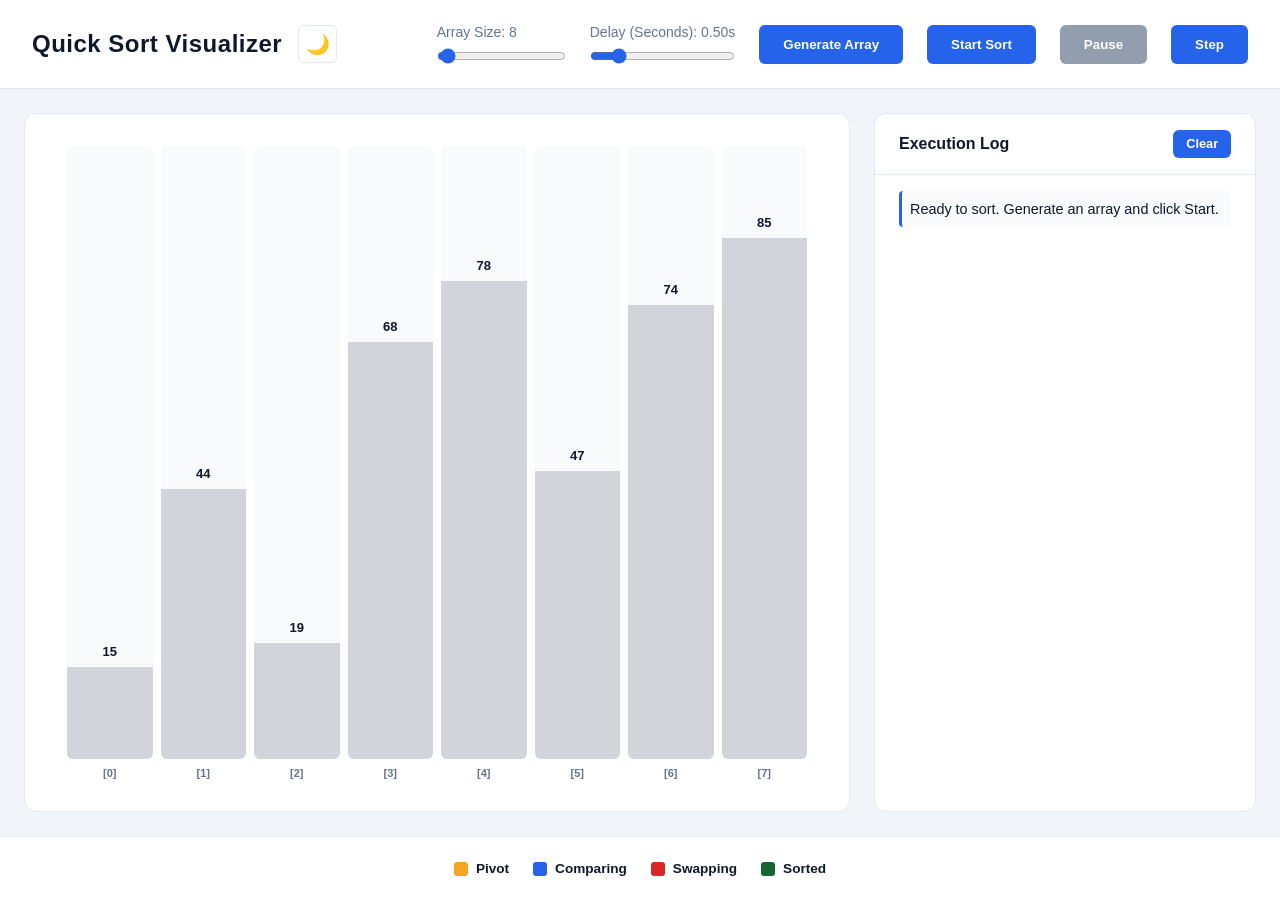
<file: QuickSort.html>
<!DOCTYPE html>
<html lang="en">
<head>
    <meta charset="UTF-8">
    <meta name="viewport" content="width=device-width, initial-scale=1.0">
    <title>Quick Sort Visualizer</title>
    <style>
        :root {
            /* Default Dark Theme */
            --bg-color: #0f172a;
            --panel-bg: #1e293b;
            --text-main: #f8fafc;
            --text-muted: #94a3b8;
            --border-color: #334155;
            --accent: #3b82f6;
            --accent-hover: #2563eb;
            
            /* Visualizer Colors - Dark Mode */
            --bar-default: #475569;
            --track-default: rgba(255, 255, 255, 0.03);
            
            --bar-comparing: #3b82f6;
            --track-comparing: rgba(59, 130, 246, 0.15);
            
            --bar-pivot: #f59e0b;
            --track-pivot: rgba(245, 158, 11, 0.15);
            
            --bar-swapping: #ef4444;
            --track-swapping: rgba(239, 68, 68, 0.15);
            
            --bar-sorted: #22c55e;
            --track-sorted: rgba(34, 197, 94, 0.15);
        }

        body.light-mode {
            /* Light Theme Overrides */
            --bg-color: #f1f5f9;
            --panel-bg: #ffffff;
            --text-main: #0f172a;
            --text-muted: #64748b;
            --border-color: #e2e8f0;
            --accent: #2563eb;
            --accent-hover: #1d4ed8;

            /* Visualizer Colors - Light Mode */
            --bar-default: #d1d5db;
            --track-default: #f8fafc;
            
            --bar-comparing: #2563eb;
            --track-comparing: #e0e7ff;
            
            --bar-pivot: #f5a623;
            --track-pivot: #fef3c7;
            
            --bar-swapping: #dc2626;
            --track-swapping: #fee2e2;
            
            --bar-sorted: #166534;
            --track-sorted: #dcfce7;
        }

        * {
            box-sizing: border-box;
            margin: 0;
            padding: 0;
            font-family: 'Segoe UI', Tahoma, Geneva, Verdana, sans-serif;
            transition: background-color 0.3s, border-color 0.3s;
        }

        body {
            background-color: var(--bg-color);
            color: var(--text-main);
            min-height: 100vh;
            display: flex;
            flex-direction: column;
        }

        header {
            padding: 1.5rem 2rem;
            background-color: var(--panel-bg);
            border-bottom: 1px solid var(--border-color);
            display: flex;
            justify-content: space-between;
            align-items: center;
            flex-wrap: wrap;
            gap: 1rem;
        }

        .header-title-area {
            display: flex;
            align-items: center;
            gap: 1rem;
        }

        h1 {
            font-size: 1.5rem;
            font-weight: 600;
            letter-spacing: 0.5px;
        }

        #themeToggleBtn {
            background: transparent;
            border: 1px solid var(--border-color);
            color: var(--text-main);
            font-size: 1.2rem;
            padding: 0.4rem;
            border-radius: 6px;
            cursor: pointer;
            display: flex;
            align-items: center;
            justify-content: center;
        }

        #themeToggleBtn:hover {
            background-color: var(--border-color);
        }

        .controls {
            display: flex;
            gap: 1.5rem;
            align-items: center;
            flex-wrap: wrap;
        }

        .control-group {
            display: flex;
            flex-direction: column;
            gap: 0.5rem;
        }

        .control-group label {
            font-size: 0.875rem;
            color: var(--text-muted);
            font-weight: 500;
        }

        input[type="range"] {
            accent-color: var(--accent);
            cursor: pointer;
        }

        button.btn-primary {
            background-color: var(--accent);
            color: white;
            border: none;
            padding: 0.75rem 1.5rem;
            border-radius: 6px;
            font-weight: 600;
            cursor: pointer;
            transition: opacity 0.2s;
        }

        button.btn-primary:hover {
            opacity: 0.9;
        }

        button.btn-primary:disabled {
            background-color: var(--text-muted);
            cursor: not-allowed;
            opacity: 0.7;
        }

        .main-content {
            display: flex;
            flex: 1;
            padding: 1.5rem;
            gap: 1.5rem;
            overflow: hidden;
            flex-direction: column;
        }

        @media (min-width: 1024px) {
            .main-content {
                flex-direction: row;
            }
        }

        .visualization-panel {
            flex: 2;
            background-color: var(--panel-bg);
            border-radius: 12px;
            padding: 2rem;
            display: flex;
            align-items: flex-end;
            justify-content: center;
            border: 1px solid var(--border-color);
            min-height: 400px;
        }

        .bars-container {
            display: flex;
            align-items: flex-end;
            width: 100%;
            height: 100%;
            gap: 8px;
            padding: 0 10px;
        }

        .bars-container[data-dense="true"] {
            gap: 2px;
        }

        /* New Bar Structure Styles */
        .bar-column {
            flex: 1;
            display: flex;
            flex-direction: column;
            align-items: center;
            height: 100%;
            gap: 8px;
        }

        .bar-track {
            flex: 1;
            width: 100%;
            border-radius: 6px;
            position: relative;
            display: flex;
            flex-direction: column;
            justify-content: flex-end;
            transition: background-color 0.2s;
        }

        .bar-fill {
            width: 100%;
            border-radius: 0 0 6px 6px;
            transition: height 0.2s ease, background-color 0.2s;
            position: relative;
        }

        .bar-value {
            position: absolute;
            width: 100%;
            text-align: center;
            font-size: 13px;
            font-weight: 700;
            z-index: 5;
            transition: bottom 0.2s ease, color 0.2s;
        }

        .bar-badge {
            position: absolute;
            font-size: 9px;
            font-weight: 800;
            padding: 2px 8px;
            border-radius: 12px;
            border: 1.5px solid;
            background: var(--panel-bg);
            z-index: 10;
            transform: translateX(-50%);
            left: 50%;
            display: none;
            letter-spacing: 0.5px;
            transition: bottom 0.2s ease;
        }

        .bar-index {
            font-size: 11px;
            color: var(--text-muted);
            font-weight: 600;
        }

        /* Bar State Colors */
        .state-default .bar-track { background-color: var(--track-default); }
        .state-default .bar-fill { background-color: var(--bar-default); }

        .state-comparing .bar-track { background-color: var(--track-comparing); }
        .state-comparing .bar-fill { background-color: var(--bar-comparing); }
        .state-comparing .bar-badge { color: var(--bar-comparing); border-color: var(--bar-comparing); }

        .state-pivot .bar-track { background-color: var(--track-pivot); }
        .state-pivot .bar-fill { background-color: var(--bar-pivot); }
        .state-pivot .bar-badge { color: var(--bar-pivot); border-color: var(--bar-pivot); }

        .state-swapping .bar-track { background-color: var(--track-swapping); }
        .state-swapping .bar-fill { background-color: var(--bar-swapping); }
        .state-swapping .bar-badge { color: var(--bar-swapping); border-color: var(--bar-swapping); }

        .state-sorted .bar-track { background-color: var(--track-sorted); }
        .state-sorted .bar-fill { background-color: var(--bar-sorted); }

        /* Hide text in dense mode */
        .bars-container[data-dense="true"] .bar-index,
        .bars-container[data-dense="true"] .bar-value,
        .bars-container[data-dense="true"] .bar-badge {
            display: none !important;
        }

        .logger-panel {
            flex: 1;
            background-color: var(--panel-bg);
            border-radius: 12px;
            border: 1px solid var(--border-color);
            display: flex;
            flex-direction: column;
            min-height: 300px;
        }

        .logger-header {
            padding: 1rem 1.5rem;
            border-bottom: 1px solid var(--border-color);
            font-weight: 600;
            display: flex;
            justify-content: space-between;
            align-items: center;
        }

        .logger-content {
            padding: 1rem 1.5rem;
            overflow-y: auto;
            flex: 1;
            display: flex;
            flex-direction: column;
            gap: 0.5rem;
            font-family: 'Courier New', Courier, monospace;
            font-size: 0.9rem;
            max-height: calc(100vh - 250px);
        }

        .log-entry {
            padding: 0.5rem;
            border-radius: 4px;
            background-color: var(--track-default);
            animation: fadeIn 0.3s ease;
            line-height: 1.4;
        }

        @keyframes fadeIn {
            from { opacity: 0; transform: translateY(5px); }
            to { opacity: 1; transform: translateY(0); }
        }

        /* Log Colors */
        .log-info { border-left: 3px solid var(--accent); }
        .log-pivot { border-left: 3px solid var(--bar-pivot); }
        .log-compare { border-left: 3px solid var(--bar-comparing); }
        .log-swap { border-left: 3px solid var(--bar-swapping); }
        .log-success { border-left: 3px solid var(--bar-sorted); }

        .legend {
            display: flex;
            gap: 1.5rem;
            padding: 1.5rem;
            justify-content: center;
            flex-wrap: wrap;
            background-color: var(--panel-bg);
            border-top: 1px solid var(--border-color);
            font-size: 0.85rem;
            font-weight: 600;
        }

        .legend-item {
            display: flex;
            align-items: center;
            gap: 0.5rem;
        }

        .color-box {
            width: 14px;
            height: 14px;
            border-radius: 3px;
        }
    </style>
</head>
<body class="light-mode"> <!-- Set to light mode by default to match request -->

    <header>
        <div class="header-title-area">
            <h1>Quick Sort Visualizer</h1>
            <button id="themeToggleBtn" title="Toggle Theme">🌙</button>
        </div>
        <div class="controls">
            <div class="control-group">
                <label for="sizeSlider">Array Size: <span id="sizeValue">8</span></label>
                <input type="range" id="sizeSlider" min="5" max="100" value="8">
            </div>
            <div class="control-group">
                <label for="delayInput">Delay (Seconds): <span id="delayValue">0.50</span>s</label>
                <input type="range" id="delayInput" min="0.01" max="3.00" step="0.01" value="0.5">
            </div>
            <button class="btn-primary" id="generateBtn">Generate Array</button>
            <button class="btn-primary" id="sortBtn">Start Sort</button>
            <button class="btn-primary" id="pauseBtn" disabled style="background-color: var(--text-muted);">Pause</button>
            <button class="btn-primary" id="stepBtn">Step</button>
        </div>
    </header>

    <div class="main-content">
        <div class="visualization-panel">
            <div class="bars-container" id="barsContainer"></div>
        </div>
        
        <div class="logger-panel">
            <div class="logger-header">
                <span>Execution Log</span>
                <button class="btn-primary" id="clearLogBtn" style="padding: 0.4rem 0.8rem; font-size: 0.8rem;">Clear</button>
            </div>
            <div class="logger-content" id="loggerContent">
                <!-- Logs will appear here -->
                <div class="log-entry log-info">Ready to sort. Generate an array and click Start.</div>
            </div>
        </div>
    </div>

    <div class="legend">
        <div class="legend-item"><div class="color-box" style="background-color: var(--bar-pivot);"></div> Pivot</div>
        <div class="legend-item"><div class="color-box" style="background-color: var(--bar-comparing);"></div> Comparing</div>
        <div class="legend-item"><div class="color-box" style="background-color: var(--bar-swapping);"></div> Swapping</div>
        <div class="legend-item"><div class="color-box" style="background-color: var(--bar-sorted);"></div> Sorted</div>
    </div>

    <script>
        // DOM Elements
        const barsContainer = document.getElementById('barsContainer');
        const sizeSlider = document.getElementById('sizeSlider');
        const sizeValue = document.getElementById('sizeValue');
        const delayInput = document.getElementById('delayInput');
        const delayValue = document.getElementById('delayValue');
        const generateBtn = document.getElementById('generateBtn');
        const sortBtn = document.getElementById('sortBtn');
        const pauseBtn = document.getElementById('pauseBtn');
        const stepBtn = document.getElementById('stepBtn');
        const loggerContent = document.getElementById('loggerContent');
        const clearLogBtn = document.getElementById('clearLogBtn');
        const themeToggleBtn = document.getElementById('themeToggleBtn');

        // State variables
        let array = [];
        let bars = [];
        let delayTime = 500;
        let isSorting = false;
        let isPaused = false;
        let pausePromise = null;
        let resolvePause = null;
        let sleepResolve = null;
        let sleepTimeout = null;
        let currentSortId = 0; // Used to cancel previous sorts

        // Initialize
        function init() {
            updateDelay();
            generateArray();
            
            // Event Listeners
            sizeSlider.addEventListener('input', () => {
                sizeValue.innerText = sizeSlider.value;
                generateArray();
            });

            delayInput.addEventListener('input', updateDelay);
            
            generateBtn.addEventListener('click', generateArray);

            themeToggleBtn.addEventListener('click', () => {
                document.body.classList.toggle('light-mode');
                const isLight = document.body.classList.contains('light-mode');
                themeToggleBtn.innerText = isLight ? '🌙' : '☀️';
                // Update label colors to contrast against background correctly
                for (let i = 0; i < bars.length; i++) {
                    updateLabelPositions(bars[i], array[i]);
                }
            });
            
            pauseBtn.addEventListener('click', () => {
                isPaused = !isPaused;
                toggleControls(isSorting);
                
                if (isPaused) {
                    if (sleepResolve) {
                        clearTimeout(sleepTimeout);
                        sleepResolve();
                        sleepResolve = null;
                    }
                    logMessage('Visualization paused.', 'info');
                } else {
                    if (resolvePause) {
                        resolvePause();
                        pausePromise = null;
                        resolvePause = null;
                    }
                    logMessage('Visualization resumed.', 'info');
                }
            });

            stepBtn.addEventListener('click', () => {
                if (!isSorting) {
                    isPaused = true;
                    startSortingProcess();
                } else if (isPaused && resolvePause) {
                    resolvePause();
                    pausePromise = null;
                    resolvePause = null;
                }
            });

            sortBtn.addEventListener('click', () => {
                if (isSorting) return;
                isPaused = false;
                startSortingProcess();
            });

            clearLogBtn.addEventListener('click', clearLog);
        }

        async function startSortingProcess() {
            currentSortId++;
            isSorting = true;
            toggleControls(true);
            clearLog();
            logMessage(`Started Quick Sort on array of size ${array.length}`, 'info');
            
            await quickSort(0, array.length - 1, currentSortId);
            
            if (isSorting) { // If not cancelled
                logMessage('Array is completely sorted!', 'success');
                markAllSorted();
            }
            
            isSorting = false;
            isPaused = false;
            toggleControls(false);
        }

        // Generate a new random array
        function generateArray() {
            if (isSorting) {
                currentSortId++; // Cancels ongoing sort
                isSorting = false;
                if (isPaused) {
                    isPaused = false;
                    if (resolvePause) resolvePause();
                    pausePromise = null;
                    resolvePause = null;
                }
                toggleControls(false);
                logMessage('Sorting cancelled. Generated new array.', 'info');
            }

            const size = parseInt(sizeSlider.value);
            array = [];
            barsContainer.innerHTML = '';
            bars = [];

            // Activate dense mode if size > 25 (Hides badges and numbers)
            const showText = size <= 25;
            barsContainer.setAttribute('data-dense', showText ? 'false' : 'true');

            for (let i = 0; i < size; i++) {
                // Random value between 10 and 100
                const val = Math.floor(Math.random() * 90) + 10;
                array.push(val);

                const col = document.createElement('div');
                col.className = 'bar-column state-default';
                
                const track = document.createElement('div');
                track.className = 'bar-track';
                
                const fill = document.createElement('div');
                fill.className = 'bar-fill';
                fill.style.height = `${val}%`;

                let valLabel, badge, indexLabel;

                if (showText) {
                    valLabel = document.createElement('div');
                    valLabel.className = 'bar-value';
                    valLabel.innerText = val;
                    
                    badge = document.createElement('div');
                    badge.className = 'bar-badge';
                    
                    track.appendChild(badge);
                    track.appendChild(valLabel);

                    indexLabel = document.createElement('div');
                    indexLabel.className = 'bar-index';
                    indexLabel.innerText = `[${i}]`;
                }

                track.appendChild(fill);
                col.appendChild(track);
                if (showText) col.appendChild(indexLabel);

                barsContainer.appendChild(col);
                
                const barObj = { col, track, fill, valLabel, badge, indexLabel };
                bars.push(barObj);

                if (showText) updateLabelPositions(barObj, val);
            }
        }

        // Update Position of text labels & badges based on height
        function updateLabelPositions(barObj, val) {
            if (!barObj.valLabel) return;
            // If the bar is too tall, put the number *inside* the filled part.
            // If the bar is short, put the number *above* the filled part.
            if (val > 85) {
                barObj.valLabel.style.bottom = `10px`; 
                barObj.valLabel.style.color = '#ffffff'; 
                barObj.badge.style.bottom = `calc(${val}% + 5px)`;
            } else {
                barObj.valLabel.style.bottom = `calc(${val}% + 8px)`;
                barObj.valLabel.style.color = 'var(--text-main)'; 
                barObj.badge.style.bottom = `calc(${val}% + 30px)`;
            }
        }

        // Update sorting delay based on slider
        function updateDelay() {
            const seconds = parseFloat(delayInput.value);
            delayTime = seconds * 1000;
            delayValue.innerText = seconds.toFixed(2);
        }

        // Helper: Sleep function for visualization
        async function sleep(ms) {
            if (!isPaused) {
                await new Promise(resolve => {
                    sleepResolve = resolve;
                    sleepTimeout = setTimeout(() => {
                        sleepResolve = null;
                        resolve();
                    }, ms);
                });
            } else {
                // Yield to main thread for UI rendering when stepping manually
                await new Promise(resolve => requestAnimationFrame(resolve));
            }

            if (isPaused) {
                if (!pausePromise) {
                    pausePromise = new Promise(resolve => {
                        resolvePause = resolve;
                    });
                }
                await pausePromise;
            }
        }

        // Toggle UI controls during sort
        function toggleControls(disabled) {
            sizeSlider.disabled = disabled;
            sortBtn.disabled = disabled;
            
            pauseBtn.disabled = !disabled;
            
            if (!disabled) {
                // Initial/Stopped state
                stepBtn.disabled = false;
                stepBtn.style.backgroundColor = 'var(--accent)';
                pauseBtn.style.backgroundColor = 'var(--text-muted)';
                pauseBtn.innerText = 'Pause';
            } else if (isPaused) {
                // Sorting but paused
                stepBtn.disabled = false;
                stepBtn.style.backgroundColor = 'var(--accent)';
                pauseBtn.innerText = 'Resume';
                pauseBtn.style.backgroundColor = 'var(--bar-pivot)';
            } else {
                // Sorting and running
                stepBtn.disabled = true;
                stepBtn.style.backgroundColor = 'var(--text-muted)';
                pauseBtn.innerText = 'Pause';
                pauseBtn.style.backgroundColor = 'var(--accent)';
            }
        }

        // --- Logger Functions ---
        function logMessage(message, type = 'info') {
            const entry = document.createElement('div');
            entry.classList.add('log-entry', `log-${type}`);
            entry.innerHTML = message;
            loggerContent.appendChild(entry);
            loggerContent.scrollTop = loggerContent.scrollHeight;
        }

        function clearLog() {
            loggerContent.innerHTML = '';
        }

        // --- Visualization State Management ---
        async function setBarState(index, state, sortId, badgeText = '') {
            if (sortId !== currentSortId) return;
            const barObj = bars[index];
            const STATES = ['state-default', 'state-comparing', 'state-pivot', 'state-swapping', 'state-sorted'];
            
            STATES.forEach(s => barObj.col.classList.remove(s));
            barObj.col.classList.add(`state-${state}`);
            
            if (barObj.badge) {
                if (badgeText) {
                    barObj.badge.innerText = badgeText;
                    barObj.badge.style.display = 'block';
                } else {
                    barObj.badge.style.display = 'none';
                }
            }
        }

        async function swapVisual(i, j, sortId) {
            if (sortId !== currentSortId) return;
            
            // Visual highlight for swapping
            await setBarState(i, 'swapping', sortId, 'SWAP');
            await setBarState(j, 'swapping', sortId, 'SWAP');
            await sleep(delayTime);
            
            if (sortId !== currentSortId) return;

            // Swap fill heights
            const tempHeight = bars[i].fill.style.height;
            bars[i].fill.style.height = bars[j].fill.style.height;
            bars[j].fill.style.height = tempHeight;
            
            // Swap text numbers and adjust dynamic positions
            if (bars[i].valLabel && bars[j].valLabel) {
                const tempText = bars[i].valLabel.innerText;
                bars[i].valLabel.innerText = bars[j].valLabel.innerText;
                bars[j].valLabel.innerText = tempText;
                
                updateLabelPositions(bars[i], parseInt(bars[i].valLabel.innerText));
                updateLabelPositions(bars[j], parseInt(bars[j].valLabel.innerText));
            }

            // Swap values in logical array
            let temp = array[i];
            array[i] = array[j];
            array[j] = temp;

            await sleep(delayTime);
        }

        function markAllSorted() {
            for (let i = 0; i < bars.length; i++) {
                setBarState(i, 'sorted', currentSortId);
            }
        }

        // --- Quick Sort Algorithm ---
        async function partition(low, high, sortId) {
            let pivotValue = array[high];
            let pivotIndex = low;
            
            if (sortId !== currentSortId) return;

            logMessage(`<strong>Partitioning range [${low} to ${high}]</strong>. Selected Pivot: <b>${pivotValue}</b> (at index ${high})`, 'pivot');
            await setBarState(high, 'pivot', sortId, 'PIVOT');
            await sleep(delayTime);

            for (let i = low; i < high; i++) {
                if (sortId !== currentSortId) return;

                logMessage(`Comparing element <b>${array[i]}</b> with Pivot <b>${pivotValue}</b>`, 'compare');
                await setBarState(i, 'comparing', sortId, 'SCAN');
                
                // Only mark pivotIndex if it's not the one we are actively scanning to prevent color override
                if (i !== pivotIndex) {
                    await setBarState(pivotIndex, 'comparing', sortId, 'TARGET');
                }
                
                await sleep(delayTime);

                if (array[i] < pivotValue) {
                    logMessage(`<b>${array[i]}</b> is less than Pivot. Swapping with element at index ${pivotIndex} (<b>${array[pivotIndex]}</b>).`, 'swap');
                    
                    if (i !== pivotIndex) {
                        await swapVisual(i, pivotIndex, sortId);
                    }
                    
                    await setBarState(pivotIndex, 'default', sortId);
                    pivotIndex++;
                } else {
                    logMessage(`<b>${array[i]}</b> is greater or equal to Pivot. No swap.`, 'info');
                }
                
                await setBarState(i, 'default', sortId);
                if (pivotIndex < high) {
                    await setBarState(pivotIndex, 'default', sortId);
                }
            }

            if (sortId !== currentSortId) return;

            // Move pivot to its correct position
            logMessage(`Placing Pivot <b>${pivotValue}</b> in its correct sorted position (index ${pivotIndex}).`, 'swap');
            await swapVisual(pivotIndex, high, sortId);
            
            // Mark the sorted pivot element
            await setBarState(pivotIndex, 'sorted', sortId);
            logMessage(`Pivot <b>${pivotValue}</b> is now locked in its final position.`, 'success');
            
            // Reset colors of remaining elements in this partition scope
            for (let k = low; k <= high; k++) {
                if (k !== pivotIndex) {
                    await setBarState(k, 'default', sortId);
                }
            }

            return pivotIndex;
        }

        async function quickSort(low, high, sortId) {
            if (sortId !== currentSortId) return;

            if (low < high) {
                let pi = await partition(low, high, sortId);
                if (sortId !== currentSortId) return;

                logMessage(`Recursively sorting left sub-array [${low} to ${pi - 1}]...`, 'info');
                await quickSort(low, pi - 1, sortId);
                if (sortId !== currentSortId) return;
                
                logMessage(`Recursively sorting right sub-array [${pi + 1} to ${high}]...`, 'info');
                await quickSort(pi + 1, high, sortId);
                
            } else if (low === high && low >= 0 && low < array.length) {
                await setBarState(low, 'sorted', sortId);
                logMessage(`Element <b>${array[low]}</b> at index ${low} is automatically in its final sorted position.`, 'success');
            }
        }

        // Start
        window.onload = init;
    </script>
</body>
</html>
</file>
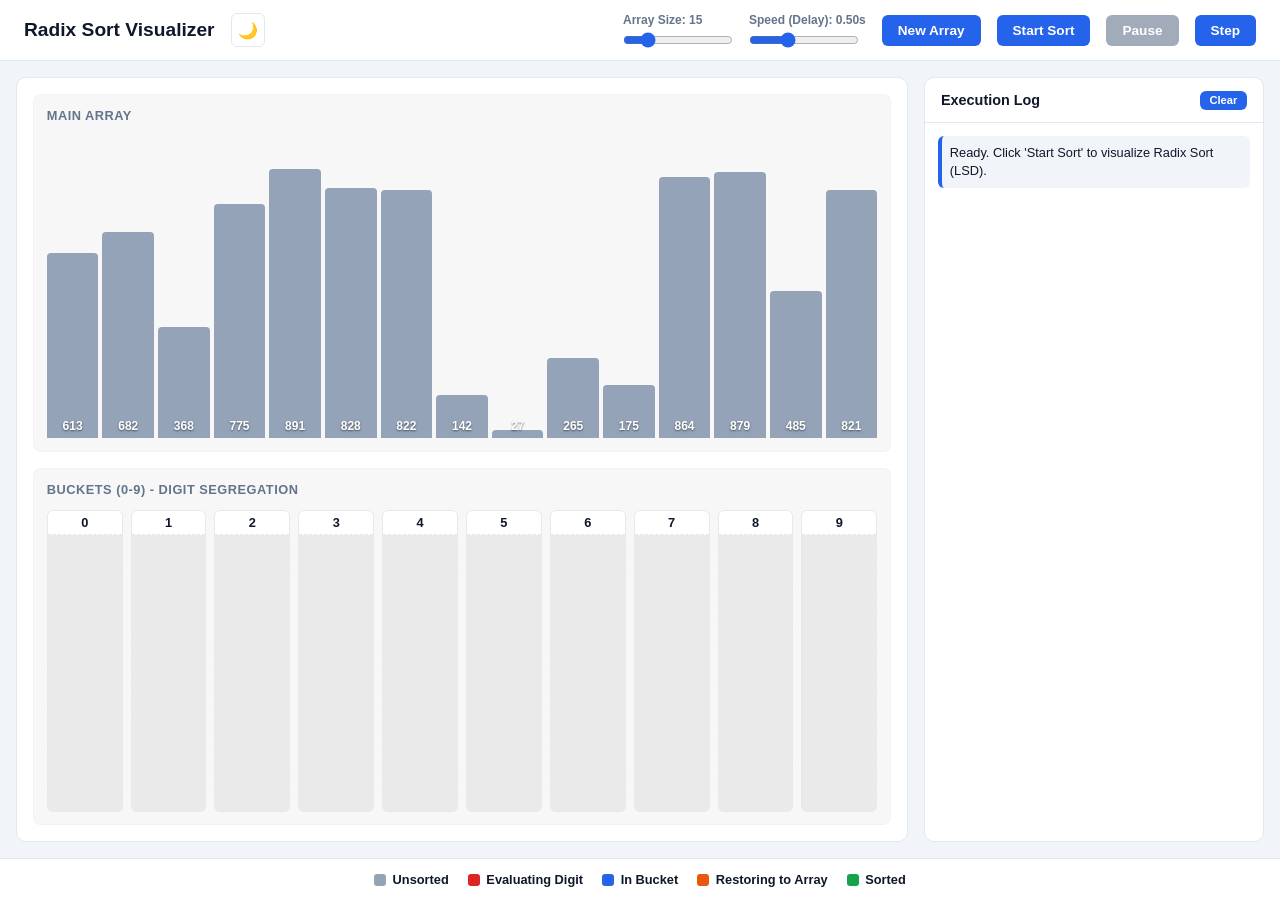
<file: RadixSort.html>
<!DOCTYPE html>
<html lang="en">
<head>
    <meta charset="UTF-8">
    <meta name="viewport" content="width=device-width, initial-scale=1.0">
    <title>Radix Sort Visualizer</title>
    <style>
        :root {
            /* Default Dark Theme */
            --bg-color: #0f172a;
            --panel-bg: #1e293b;
            --text-main: #f8fafc;
            --text-muted: #94a3b8;
            --border-color: #334155;
            --accent: #3b82f6;
            --accent-hover: #2563eb;
            
            /* Visualizer Colors - Dark Mode */
            --bar-default: #64748b;
            --bar-evaluating: #ef4444;  /* Red - Evaluating Current Digit */
            --bar-bucket: #3b82f6;      /* Blue - Inside Bucket */
            --bar-restoring: #f59e0b;   /* Orange - Moving back to array */
            --bar-sorted: #22c55e;      /* Green - Sorted state */
            --array-bg: rgba(255, 255, 255, 0.03);
            --bucket-bg: rgba(0, 0, 0, 0.2);
        }

        body.light-mode {
            /* Light Theme Overrides */
            --bg-color: #f1f5f9;
            --panel-bg: #ffffff;
            --text-main: #0f172a;
            --text-muted: #64748b;
            --border-color: #e2e8f0;
            --accent: #2563eb;
            --accent-hover: #1d4ed8;

            /* Visualizer Colors - Light Mode */
            --bar-default: #94a3b8;
            --bar-evaluating: #dc2626;
            --bar-bucket: #2563eb;
            --bar-restoring: #ea580c;
            --bar-sorted: #16a34a;
            --array-bg: rgba(0, 0, 0, 0.03);
            --bucket-bg: rgba(0, 0, 0, 0.05);
        }

        * {
            box-sizing: border-box;
            margin: 0;
            padding: 0;
            font-family: 'Segoe UI', Tahoma, Geneva, Verdana, sans-serif;
            transition: background-color 0.3s, border-color 0.3s, color 0.3s;
        }

        body {
            background-color: var(--bg-color);
            color: var(--text-main);
            height: 100vh;
            display: flex;
            flex-direction: column;
            overflow: hidden;
        }

        /* --- Header & Controls --- */
        header {
            padding: 0.8rem 1.5rem;
            background-color: var(--panel-bg);
            border-bottom: 1px solid var(--border-color);
            display: flex;
            justify-content: space-between;
            align-items: center;
            flex-wrap: wrap;
            gap: 1rem;
            flex-shrink: 0;
        }

        .header-title-area {
            display: flex;
            align-items: center;
            gap: 1rem;
        }

        h1 { font-size: 1.2rem; font-weight: 600; }

        #themeToggleBtn {
            background: transparent;
            border: 1px solid var(--border-color);
            color: var(--text-main);
            font-size: 1rem;
            padding: 0.4rem;
            border-radius: 6px;
            cursor: pointer;
            display: flex;
            align-items: center;
            justify-content: center;
        }

        #themeToggleBtn:hover { background-color: var(--border-color); }

        .controls { display: flex; gap: 1rem; align-items: center; flex-wrap: wrap; }
        .control-group { display: flex; flex-direction: column; gap: 0.3rem; }
        .control-group label { font-size: 0.75rem; color: var(--text-muted); font-weight: 600; }
        input[type="range"] { accent-color: var(--accent); cursor: pointer; width: 110px; }

        button.btn-primary {
            background-color: var(--accent);
            color: white;
            border: none;
            padding: 0.5rem 1rem;
            border-radius: 6px;
            font-weight: 600;
            font-size: 0.85rem;
            cursor: pointer;
            transition: opacity 0.2s, background-color 0.2s;
        }

        button.btn-primary:hover:not(:disabled) { background-color: var(--accent-hover); }
        button.btn-primary:disabled { background-color: var(--text-muted); cursor: not-allowed; opacity: 0.6; }

        /* --- Main Content Area --- */
        .main-content {
            display: flex;
            flex-direction: row;
            flex: 1;
            min-height: 0;
            padding: 1rem;
            gap: 1rem;
        }

        @media (max-width: 900px) {
            .main-content { flex-direction: column; overflow-y: auto; }
            body { overflow: auto; }
        }

        /* --- Visualization Panel --- */
        .visualization-panel {
            flex: 1;
            min-width: 0;
            background-color: var(--panel-bg);
            border-radius: 10px;
            padding: 1rem;
            display: flex;
            flex-direction: column;
            gap: 1rem;
            border: 1px solid var(--border-color);
        }

        .array-wrapper {
            flex: 1;
            min-height: 0;
            display: flex;
            flex-direction: column;
            background-color: var(--array-bg);
            border-radius: 8px;
            padding: 0.8rem;
            border: 1px solid rgba(150, 150, 150, 0.05);
        }

        .array-label {
            font-size: 0.8rem;
            font-weight: 700;
            color: var(--text-muted);
            letter-spacing: 0.5px;
            text-transform: uppercase;
            margin-bottom: 0.8rem;
            flex-shrink: 0;
        }

        .array-container {
            flex: 1;
            min-height: 0;
            display: flex;
            align-items: flex-end;
            justify-content: center;
            gap: 4px;
        }

        /* --- Buckets Grid System --- */
        .buckets-grid {
            flex: 1;
            display: grid;
            grid-template-columns: repeat(10, 1fr);
            gap: 0.5rem;
            min-height: 0;
        }

        .bucket-col {
            display: flex;
            flex-direction: column;
            background-color: var(--bucket-bg);
            border-radius: 6px;
            border: 1px dashed var(--border-color);
            overflow: hidden;
        }

        .bucket-label {
            text-align: center;
            font-weight: bold;
            padding: 4px 0;
            border-bottom: 1px dashed var(--border-color);
            background: var(--panel-bg);
            color: var(--text-main);
            font-size: 0.8rem;
            flex-shrink: 0;
        }

        .bucket-items {
            flex: 1;
            display: flex;
            flex-direction: column-reverse; /* Stacks bars from bottom to top */
            align-items: center;
            gap: 2px;
            padding: 4px;
            overflow-y: hidden; 
        }

        /* --- Bars Styling --- */
        .bar {
            flex: 1;
            background-color: var(--bar-default);
            border-radius: 4px 4px 0 0;
            display: flex;
            justify-content: center;
            align-items: flex-end;
            padding-bottom: 5px;
            transition: height 0.25s ease, background-color 0.2s ease, opacity 0.3s ease;
            width: 100%;
        }

        .bucket-item-bar {
            width: 100%;
            background-color: var(--bar-bucket);
            border-radius: 2px;
            display: flex;
            justify-content: center;
            align-items: center;
            min-height: 15px; /* Minimum visible size in bucket */
            transition: all 0.2s;
        }

        .bar.state-empty { height: 0% !important; background-color: transparent !important; border: none; }
        .bar span, .bucket-item-bar span {
            color: white; font-size: 0.75rem; font-weight: 700; text-shadow: 0 1px 2px rgba(0,0,0,0.5); pointer-events: none;
        }

        /* Dense layout handling */
        .array-container[data-dense="true"] { gap: 2px; }
        .array-container[data-dense="true"] .bar { border-radius: 2px 2px 0 0; }
        .array-container[data-dense="true"] .bar span { display: none; }
        .buckets-grid[data-dense="true"] .bucket-item-bar span { display: none; }
        .buckets-grid[data-dense="true"] .bucket-item-bar { min-height: 4px; }

        /* Semantic Colors */
        .bar.state-default { background-color: var(--bar-default); }
        .bar.state-evaluating { background-color: var(--bar-evaluating); }
        .bar.state-restoring { background-color: var(--bar-restoring); }
        .bar.state-sorted { background-color: var(--bar-sorted); }

        /* --- Logger Panel --- */
        .logger-panel {
            width: 340px;
            flex-shrink: 0;
            background-color: var(--panel-bg);
            border-radius: 10px;
            border: 1px solid var(--border-color);
            display: flex;
            flex-direction: column;
        }

        @media (max-width: 900px) { .logger-panel { width: 100%; min-height: 250px; } }

        .logger-header {
            padding: 0.8rem 1rem;
            border-bottom: 1px solid var(--border-color);
            font-weight: 600;
            display: flex;
            justify-content: space-between;
            align-items: center;
            font-size: 0.9rem;
        }

        .logger-content {
            padding: 0.8rem;
            overflow-y: auto;
            flex: 1;
            display: flex;
            flex-direction: column;
            gap: 0.5rem;
            font-family: 'Courier New', Courier, monospace;
            font-size: 0.8rem;
        }

        .log-entry {
            padding: 0.5rem;
            border-radius: 6px;
            background-color: var(--bg-color);
            animation: fadeIn 0.2s ease;
            line-height: 1.4;
            border-left: 4px solid var(--text-muted);
        }

        @keyframes fadeIn {
            from { opacity: 0; transform: translateX(5px); }
            to { opacity: 1; transform: translateX(0); }
        }

        .log-info { border-left-color: var(--accent); }
        .log-evaluating { border-left-color: var(--bar-evaluating); }
        .log-bucket { border-left-color: var(--bar-bucket); }
        .log-restoring { border-left-color: var(--bar-restoring); }
        .log-success { border-left-color: var(--bar-sorted); background-color: rgba(34, 197, 94, 0.05); }

        /* --- Legend --- */
        .legend {
            display: flex;
            gap: 1.2rem;
            padding: 0.8rem 1.5rem;
            justify-content: center;
            flex-wrap: wrap;
            background-color: var(--panel-bg);
            border-top: 1px solid var(--border-color);
            font-size: 0.8rem;
            font-weight: 600;
            flex-shrink: 0;
        }

        .legend-item { display: flex; align-items: center; gap: 0.4rem; }
        .color-box { width: 12px; height: 12px; border-radius: 3px; }
    </style>
</head>
<body class="light-mode">

    <header>
        <div class="header-title-area">
            <h1>Radix Sort Visualizer</h1>
            <button id="themeToggleBtn" title="Toggle Theme">🌙</button>
        </div>
        <div class="controls">
            <div class="control-group">
                <label for="sizeSlider">Array Size: <span id="sizeValue">15</span></label>
                <input type="range" id="sizeSlider" min="5" max="60" value="15">
            </div>
            <div class="control-group">
                <label for="delayInput">Speed (Delay): <span id="delayValue">0.50</span>s</label>
                <input type="range" id="delayInput" min="0.01" max="1.50" step="0.01" value="0.5">
            </div>
            <button class="btn-primary" id="generateBtn">New Array</button>
            <button class="btn-primary" id="sortBtn">Start Sort</button>
            <button class="btn-primary" id="pauseBtn" disabled style="background-color: var(--text-muted);">Pause</button>
            <button class="btn-primary" id="stepBtn">Step</button>
        </div>
    </header>

    <div class="main-content">
        <!-- Visualization Panel -->
        <div class="visualization-panel">
            <div class="array-wrapper">
                <div class="array-label">Main Array</div>
                <div class="array-container" id="mainBarsContainer"></div>
            </div>
            <div class="array-wrapper">
                <div class="array-label">Buckets (0-9) - Digit Segregation</div>
                <div class="buckets-grid" id="bucketsGridContainer">
                    <!-- Buckets will be generated here -->
                </div>
            </div>
        </div>
        
        <!-- Logger Panel -->
        <div class="logger-panel">
            <div class="logger-header">
                <span>Execution Log</span>
                <button class="btn-primary" id="clearLogBtn" style="padding: 0.2rem 0.6rem; font-size: 0.7rem;">Clear</button>
            </div>
            <div class="logger-content" id="loggerContent">
                <div class="log-entry log-info">Ready. Click 'Start Sort' to visualize Radix Sort (LSD).</div>
            </div>
        </div>
    </div>

    <div class="legend">
        <div class="legend-item"><div class="color-box" style="background-color: var(--bar-default);"></div> Unsorted</div>
        <div class="legend-item"><div class="color-box" style="background-color: var(--bar-evaluating);"></div> Evaluating Digit</div>
        <div class="legend-item"><div class="color-box" style="background-color: var(--bar-bucket);"></div> In Bucket</div>
        <div class="legend-item"><div class="color-box" style="background-color: var(--bar-restoring);"></div> Restoring to Array</div>
        <div class="legend-item"><div class="color-box" style="background-color: var(--bar-sorted);"></div> Sorted</div>
    </div>

    <script>
        // DOM Elements
        const mainBarsContainer = document.getElementById('mainBarsContainer');
        const bucketsGridContainer = document.getElementById('bucketsGridContainer');
        const sizeSlider = document.getElementById('sizeSlider');
        const sizeValue = document.getElementById('sizeValue');
        const delayInput = document.getElementById('delayInput');
        const delayValue = document.getElementById('delayValue');
        const generateBtn = document.getElementById('generateBtn');
        const sortBtn = document.getElementById('sortBtn');
        const pauseBtn = document.getElementById('pauseBtn');
        const stepBtn = document.getElementById('stepBtn');
        const loggerContent = document.getElementById('loggerContent');
        const clearLogBtn = document.getElementById('clearLogBtn');
        const themeToggleBtn = document.getElementById('themeToggleBtn');

        // State variables
        let array = [];      
        let bars = [];       
        let delayTime = 500;
        let isSorting = false;
        let isPaused = false;
        let pausePromise = null;
        let resolvePause = null;
        let sleepResolve = null;
        let sleepTimeout = null;
        let currentSortId = 0; 

        // Initialize App
        function init() {
            createBucketsUI();
            updateDelay();
            generateArray();
            
            sizeSlider.addEventListener('input', () => {
                sizeValue.innerText = sizeSlider.value;
                generateArray();
            });
            delayInput.addEventListener('input', updateDelay);
            generateBtn.addEventListener('click', generateArray);
            themeToggleBtn.addEventListener('click', toggleTheme);
            pauseBtn.addEventListener('click', handlePauseResume);
            stepBtn.addEventListener('click', handleStep);
            
            sortBtn.addEventListener('click', () => {
                if (!isSorting) {
                    isPaused = false;
                    startSortingProcess();
                }
            });
            
            clearLogBtn.addEventListener('click', clearLog);
        }

        function toggleTheme() {
            document.body.classList.toggle('light-mode');
            const isLight = document.body.classList.contains('light-mode');
            themeToggleBtn.innerText = isLight ? '🌙' : '☀️';
        }

        function handlePauseResume() {
            isPaused = !isPaused;
            toggleControls(isSorting);
            
            if (isPaused) {
                if (sleepResolve) {
                    clearTimeout(sleepTimeout);
                    sleepResolve();
                    sleepResolve = null;
                }
                logMessage('Visualization paused.', 'info');
            } else {
                if (resolvePause) {
                    resolvePause();
                    pausePromise = null;
                    resolvePause = null;
                }
                logMessage('Visualization resumed.', 'info');
            }
        }

        function handleStep() {
            if (!isSorting) {
                isPaused = true; 
                startSortingProcess();
            } else if (isPaused && resolvePause) {
                resolvePause();
                pausePromise = null;
                resolvePause = null;
            }
        }

        function createBucketsUI() {
            bucketsGridContainer.innerHTML = '';
            for (let i = 0; i < 10; i++) {
                const bucketCol = document.createElement('div');
                bucketCol.className = 'bucket-col';
                
                const label = document.createElement('div');
                label.className = 'bucket-label';
                label.innerText = `${i}`;
                
                const itemsContainer = document.createElement('div');
                itemsContainer.className = 'bucket-items';
                itemsContainer.id = `bucket-items-${i}`;
                
                bucketCol.appendChild(label);
                bucketCol.appendChild(itemsContainer);
                bucketsGridContainer.appendChild(bucketCol);
            }
        }

        function clearBucketsContent() {
            for (let i = 0; i < 10; i++) {
                const itemsContainer = document.getElementById(`bucket-items-${i}`);
                if (itemsContainer) itemsContainer.innerHTML = '';
            }
        }

        async function startSortingProcess() {
            if (isSorting) return;
            
            currentSortId++;
            isSorting = true;
            toggleControls(true);
            clearLog();
            logMessage(`Started Radix Sort on array of size ${array.length}`, 'info');
            
            await radixSort(currentSortId);
            
            if (isSorting) { 
                logMessage('Array is completely sorted!', 'success');
                markAllSorted();
            }
            
            isSorting = false;
            isPaused = false;
            toggleControls(false);
        }

        // Maximum value constraint for visualization heights (10-999)
        const MAX_VAL = 999; 

        function setBarValue(barEl, val) {
            if (val === 0) {
                barEl.style.height = '0%';
                barEl.className = 'bar state-empty';
                barEl.innerHTML = '';
            } else {
                barEl.style.height = `${Math.max((val / MAX_VAL) * 100, 2)}%`;
                barEl.className = 'bar state-default';
                if (sizeSlider.value <= 30) {
                    barEl.innerHTML = `<span>${val}</span>`;
                } else {
                    barEl.innerHTML = '';
                }
            }
        }

        function setBarStateClass(barEl, stateClass) {
            if (!barEl.classList.contains('state-empty')) {
                barEl.className = `bar ${stateClass}`;
                if (sizeSlider.value <= 30) {
                    barEl.innerHTML = `<span>${barEl.innerText}</span>`;
                }
            }
        }

        function generateArray() {
            if (isSorting) {
                currentSortId++; 
                isSorting = false;
                if (isPaused) {
                    isPaused = false;
                    if (resolvePause) resolvePause();
                    pausePromise = null;
                    resolvePause = null;
                }
                toggleControls(false);
                logMessage('Sorting cancelled. Generated new array.', 'info');
            }

            const size = parseInt(sizeSlider.value);
            array = [];
            bars = [];
            mainBarsContainer.innerHTML = '';
            clearBucketsContent();

            const isDense = size > 30;
            mainBarsContainer.setAttribute('data-dense', isDense);
            bucketsGridContainer.setAttribute('data-dense', isDense);

            for (let i = 0; i < size; i++) {
                // Generate numbers between 10 and 999 for good Radix visualization
                const val = Math.floor(Math.random() * 990) + 10;
                array.push(val);

                const bar = document.createElement('div');
                mainBarsContainer.appendChild(bar);
                bars.push(bar);
                setBarValue(bar, val);
            }
        }

        function updateDelay() {
            const seconds = parseFloat(delayInput.value);
            delayTime = seconds * 1000;
            delayValue.innerText = seconds.toFixed(2);
        }

        async function sleep(ms) {
            if (!isPaused) {
                await new Promise(resolve => {
                    sleepResolve = resolve;
                    sleepTimeout = setTimeout(() => {
                        sleepResolve = null;
                        resolve();
                    }, ms);
                });
            } else {
                await new Promise(resolve => requestAnimationFrame(resolve));
            }

            if (isPaused) {
                if (!pausePromise) {
                    pausePromise = new Promise(resolve => { resolvePause = resolve; });
                }
                await pausePromise;
            }
        }

        function toggleControls(disabled) {
            sizeSlider.disabled = disabled;
            generateBtn.disabled = disabled;
            sortBtn.disabled = disabled;
            pauseBtn.disabled = !disabled;
            
            if (!disabled) {
                stepBtn.disabled = false;
                stepBtn.style.backgroundColor = 'var(--accent)';
                pauseBtn.style.backgroundColor = 'var(--text-muted)';
                pauseBtn.innerText = 'Pause';
            } else if (isPaused) {
                stepBtn.disabled = false;
                stepBtn.style.backgroundColor = 'var(--accent)';
                pauseBtn.innerText = 'Resume';
                pauseBtn.style.backgroundColor = 'var(--bar-restoring)';
            } else {
                stepBtn.disabled = true;
                stepBtn.style.backgroundColor = 'var(--text-muted)';
                pauseBtn.innerText = 'Pause';
                pauseBtn.style.backgroundColor = 'var(--accent)';
            }
        }

        function logMessage(message, type = 'info') {
            const entry = document.createElement('div');
            entry.classList.add('log-entry', `log-${type}`);
            entry.innerHTML = message;
            loggerContent.appendChild(entry);
            loggerContent.scrollTop = loggerContent.scrollHeight;
        }

        function clearLog() { loggerContent.innerHTML = ''; }
        function markAllSorted() { for (let i = 0; i < bars.length; i++) setBarStateClass(bars[i], 'state-sorted'); }

        // --- Radix Sort Logic ---

        async function radixSort(sortId) {
            if (sortId !== currentSortId) return;

            let maxNum = Math.max(...array);
            let exp = 1;
            let pass = 1;

            const placeNames = { 1: "Ones", 10: "Tens", 100: "Hundreds", 1000: "Thousands" };

            // Continue loop as long as maxNum has digits at the current exponent place
            while (Math.floor(maxNum / exp) > 0) {
                if (sortId !== currentSortId) return;

                let placeStr = placeNames[exp] || (exp + "s");
                logMessage(`<br><b>--- Pass ${pass}: Sorting by ${placeStr} place ---</b>`, 'info');

                // 10 internal memory buckets holding the numerical values
                let digitBuckets = Array.from({ length: 10 }, () => []);

                // Phase 1: Distribution (Array -> Buckets)
                for (let i = 0; i < array.length; i++) {
                    if (sortId !== currentSortId) return;

                    let val = array[i];
                    let digit = Math.floor(val / exp) % 10;

                    // Highlight main bar
                    setBarStateClass(bars[i], 'state-evaluating');
                    logMessage(`Reading ${val} -> Digit is <b>${digit}</b>. Moving to Bucket ${digit}.`, 'evaluating');
                    await sleep(delayTime);

                    // Logic: Add to our internal array
                    digitBuckets[digit].push(val);

                    // Visual: Remove from main array
                    setBarValue(bars[i], 0);

                    // Visual: Add to Bucket UI
                    let bucketItems = document.getElementById(`bucket-items-${digit}`);
                    let bBar = document.createElement('div');
                    bBar.className = 'bucket-item-bar';
                    bBar.style.height = `${Math.max((val / MAX_VAL) * 100, 10)}%`;
                    if (sizeSlider.value <= 30) bBar.innerHTML = `<span>${val}</span>`;
                    
                    bucketItems.appendChild(bBar); // Appends to bottom conceptually because of column-reverse

                    await sleep(delayTime / 2);
                }

                // Phase 2: Collection (Buckets -> Array)
                logMessage(`Collecting elements back from buckets to main array.`, 'info');
                let arrayIdx = 0;

                for (let b = 0; b < 10; b++) {
                    let bucketItems = document.getElementById(`bucket-items-${b}`);
                    
                    while (digitBuckets[b].length > 0) {
                        if (sortId !== currentSortId) return;

                        // Logic: extract value
                        let val = digitBuckets[b].shift();
                        array[arrayIdx] = val;

                        // Visual: Remove from Bucket UI (remove the visually 'bottom' one which is firstChild due to column-reverse)
                        if (bucketItems.firstChild) {
                            bucketItems.removeChild(bucketItems.firstChild);
                        }

                        // Visual: Restore to main array
                        setBarValue(bars[arrayIdx], val);
                        setBarStateClass(bars[arrayIdx], 'state-restoring');
                        logMessage(`Restored <b>${val}</b> from Bucket ${b} to Index ${arrayIdx}.`, 'restoring');
                        
                        arrayIdx++;
                        await sleep(delayTime);
                    }
                }

                // Reset colors after the pass
                for (let i = 0; i < bars.length; i++) {
                    if (sortId !== currentSortId) return;
                    setBarStateClass(bars[i], 'state-default');
                }

                exp *= 10;
                pass++;
            }
        }

        window.onload = init;
    </script>
</body>
</html>
</file>
<file: styles.css>
/* Reset */
* {
  margin: 0;
  padding: 0;
  box-sizing: border-box;
  font-family: "Inter", sans-serif;
}

/* NEW BACKGROUND */
.body {
  height: 100vh;
  background: #e9e9eb;
  color: #111;
  overflow: hidden;
  position: relative;
}

/* Blurred gradient blobs */
.body::before {
  content: "";
  position: absolute;
  inset: 0;
  background:
    radial-gradient(circle at 40% 55%,
      rgba(0, 180, 255, 0.6) 0%,
      transparent 40%),
    radial-gradient(circle at 50% 60%,
      rgba(255, 80, 80, 0.7) 0%,
      transparent 40%),
    radial-gradient(circle at 55% 45%,
      rgba(255, 120, 200, 0.5) 0%,
      transparent 40%),
    radial-gradient(circle at 65% 40%, rgba(0, 0, 0, 0.6) 0%, transparent 45%);
  filter: blur(80px);
  z-index: 0;
}

/* Soft light glow */
.body::after {
  content: "";
  position: absolute;
  inset: 0;
  background: radial-gradient(circle at center,
      rgba(255, 255, 255, 0.2),
      transparent 60%);
  filter: blur(100px);
  z-index: 0;
}

/* Navbar */
.navbar {
  display: flex;
  justify-content: space-between;
  padding: 20px 60px;
  align-items: center;
  position: relative;
  z-index: 2;
}

.logo {
  font-weight: 600;
  font-size: 18px;
}

/* Hero Section */
.hero {
  text-align: center;
  max-width: 800px;
  margin: auto;
  padding-top: 370px;
  position: relative;
  z-index: 2;
}

/* Small tagline */
.tagline {
  font-size: 13px;
  color: #ffffff;
  margin-bottom: 2px;
}

/* Main Heading */
.hero h1 {
  font-size: 64px;
  font-weight: 500;
  letter-spacing: -1px;
  margin-bottom: 2px;
}

/* Description */
.description {
  font-size: 14px;
  color: #ffffff;
  line-height: 1.6;
  margin-bottom: 30px;
}

/* Event info */
.event-info {
  font-size: 13px;
  color: #777;
  margin-bottom: 30px;
}

.orbit {
  position: absolute;
  top: 50%;
  left: 50%;
  width: 500px;
  height: 180px;
  border: 1px solid rgba(0, 0, 0, 0.4);
  border-radius: 50%;
  transform: translate(-50%, -50%) rotate(-15deg);
  z-index: 1;
  opacity: 0.6;
}

/* Blob base */
.blob {
  position: absolute;
  width: 220px;
  height: 220px;
  border-radius: 50%;
  filter: blur(60px);
  opacity: 0.9;
  z-index: 1;
}

/* Individual blobs */
.blob-blue {
  background: #00b4ff;
  left: 35%;
  top: 55%;
}

.blob-red {
  background: #ff4d4d;
  left: 48%;
  top: 60%;
}

.blob-pink {
  background: #ff78c8;
  left: 52%;
  top: 45%;
}

.blob-dark {
  background: #000;
  left: 60%;
  top: 40%;
}

/* Glow enhancement */
.blob::after {
  content: "";
  position: absolute;
  inset: -40px;
  border-radius: 50%;
  background: inherit;
  filter: blur(80px);
  opacity: 0.4;
}

/* CONTENT */
.content {
  text-align: center;
}

.content h2 {
  font-family:
    system-ui,
    -apple-system,
    BlinkMacSystemFont,
    "Segoe UI",
    Roboto,
    Oxygen,
    Ubuntu,
    Cantarell,
    "Open Sans",
    "Helvetica Neue",
    sans-serif;
  font-size: 60px;
  font-weight: 400;
  margin-bottom: 70px;
  margin-top: 150px;
}

/* FLOATING CARDS */
.cards {
  display: flex;
  justify-content: center;
  gap: 200px;
  margin-bottom: 110px;
}

.cards img {
  width: 220px;
  height: 260px;
  object-fit: cover;
  border-radius: 12px;
  margin-top: 14px;

  box-shadow: 0 10px 30px rgba(0, 0, 0, 0.15);
  border-radius: 10px;
}

/* cards background */
.a1 {
  font-family:
    system-ui,
    -apple-system,
    BlinkMacSystemFont,
    "Segoe UI",
    Roboto,
    Oxygen,
    Ubuntu,
    Cantarell,
    "Open Sans",
    "Helvetica Neue",
    sans-serif;
  font-weight: 700;
  color: #1f2a33;
  width: 260px;
  height: 310px;
  object-fit: cover;
  border-radius: 12px;
  transform: rotate(-5deg);
  transition: 0.3s ease;
  box-shadow: 0 10px 30px rgba(0, 0, 0, 0.15);
  background: linear-gradient(135deg, #eaddd3 0%, #d8c9bd 100%);
}

.a1:hover {
  transform: scale(1.1) rotate(0deg);
  z-index: 2;
}

.a2 {
  font-family:
    system-ui,
    -apple-system,
    BlinkMacSystemFont,
    "Segoe UI",
    Roboto,
    Oxygen,
    Ubuntu,
    Cantarell,
    "Open Sans",
    "Helvetica Neue",
    sans-serif;
  font-weight: 700;
  color: #2b2e33;
  width: 260px;
  height: 310px;
  object-fit: cover;
  border-radius: 12px;
  transform: rotate(-2deg);
  transition: 0.3s ease;
  box-shadow: 0 10px 30px rgba(0, 0, 0, 0.15);
  background: linear-gradient(145deg, #f7f7f7 0%, #e8e8e8 100%);
}

.a2:hover {
  transform: scale(1.1) rotate(0deg);
  z-index: 2;
}

.a3 {
  font-family:
    system-ui,
    -apple-system,
    BlinkMacSystemFont,
    "Segoe UI",
    Roboto,
    Oxygen,
    Ubuntu,
    Cantarell,
    "Open Sans",
    "Helvetica Neue",
    sans-serif;
  font-weight: 700;
  color: #2b2e33;
  width: 260px;
  height: 310px;
  object-fit: cover;
  border-radius: 12px;
  transform: rotate(4deg);
  transition: 0.3s ease;
  box-shadow: 0 10px 30px rgba(0, 0, 0, 0.15);
  background: linear-gradient(180deg, #f2f1ee, #d5c3a6);
}

.a3:hover {
  transform: scale(1.1) rotate(0deg);
  z-index: 2;
}

/* The specific div with the background */
.glow-container {
  background-color: #ffffff;
  border-radius: 20px;
  /* Optional: rounded corners */

  padding-bottom: 90px;
  overflow: hidden;
  box-shadow: 0 10px 30px rgba(0, 0, 0, 0.1);
}

/* CARD */
.collapsible-card {
  position: relative;
  font-family:
    system-ui,
    -apple-system,
    BlinkMacSystemFont,
    "Segoe UI",
    Roboto,
    Oxygen,
    Ubuntu,
    Cantarell,
    "Open Sans",
    "Helvetica Neue",
    sans-serif;
  font-weight: Bold;
  color: #2b2e33;
  width: 260px;
  height: 310px;
  object-fit: cover;
  border-radius: 12px;
  transform: rotate(-2deg);
  transition: 0.3s ease;
  box-shadow: 0 10px 30px rgba(0, 0, 0, 0.15);
  background-color: #f5f6f7;
}

/* Hide checkbox */
.collapsible-card input {
  display: none;
}

/* Clickable image */
.collapsible-card label {
  cursor: pointer;
  display: block;
}

/* POPUP */
.popup {
  position: absolute;

  bottom: 50%;
  left: 50%;
  transform: translateX(-50%) translateY(20px);

  width: 240px;

  background: rgba(255, 255, 255, 0.12);
  backdrop-filter: blur(20px);

  border-radius: 20px;
  padding: 13px;

  box-shadow: 0 20px 50px rgba(0, 0, 0, 0.15);

  opacity: 0;
  pointer-events: none;

  transition: all 0.4s ease;

  z-index: 4;
}

/* SHOW POPUP */
.collapsible-card input:checked~.popup {
  opacity: 1;
  transform: translateX(-50%) translateY(0);
  pointer-events: auto;
}

/* TEXT */
.popup h3 {
  margin-bottom: 10px;
  font-size: 20px;
  color: #1f2a33;
}

.popup p {
  font-size: 14px;
  color: #4b5d6b;
  line-height: 1.5;
  margin-bottom: 15px;
}

/* BUTTON */
.popup button {
  padding: 10px 18px;
  border: none;
  border-radius: 20px;
  background: #1f2a33;
  color: white;
  cursor: pointer;
}

.popup::after {
  content: "";
  position: absolute;
  bottom: -10px;
  left: 50%;
  transform: translateX(-50%);

  border-width: 10px;
  border-style: solid;
  border-color: rgba(255, 255, 255, 0.12) transparent transparent transparent;
}

/* FOOTER */
.footer {
  background: #f5f5f5;
  padding: 70px 40px 40px;
  text-align: center;
  border-top: 1px solid #ececec;
}

/* LOGO */
.footer-logo {
  font-size: 32px;
  color: #555;
  margin-bottom: 30px;
}

/* NAVIGATION */
.footer-nav {
  display: flex;
  justify-content: center;
  gap: 40px;
  margin-bottom: 40px;
  flex-wrap: wrap;
}

.footer-nav a {
  text-decoration: none;
  color: #777;
  font-size: 13px;
  letter-spacing: 2px;
  font-weight: 500;
  transition: 0.3s ease;
}

.footer-nav a:hover {
  color: #111;
}

/* LINE */
.footer-line {
  width: 80%;
  height: 1px;
  background: #ddd;
  margin: 0 auto 30px;
}

/* COPYRIGHT */
.footer-copy {
  font-size: 12px;
  color: #999;
}
</file>
